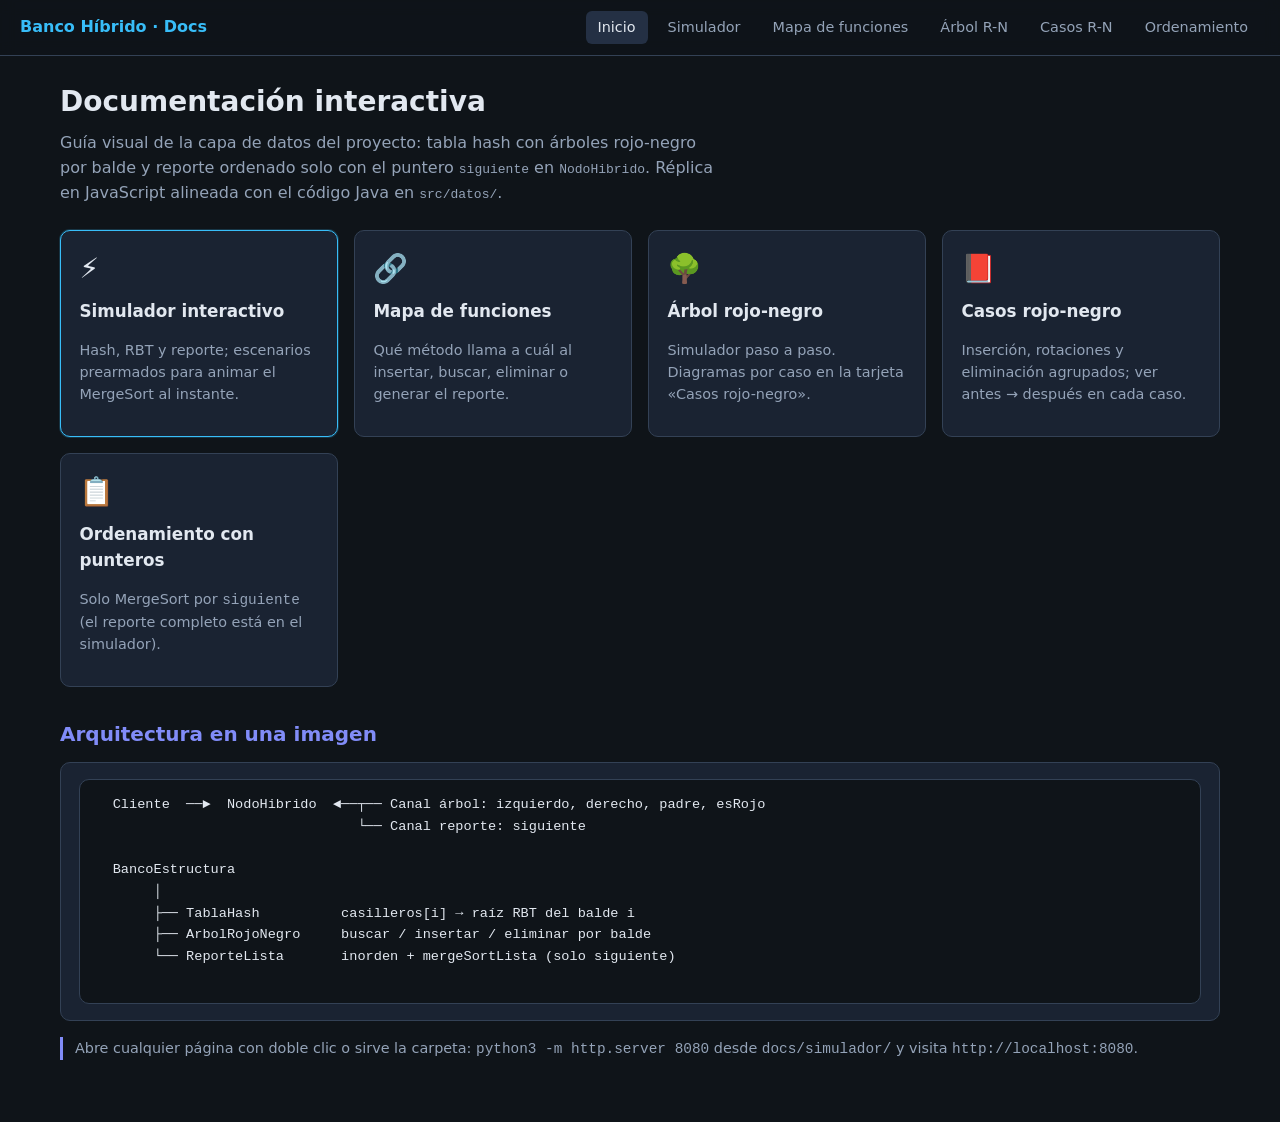
<file: docs/simulador/index.html>
<!DOCTYPE html>
<html lang="es">
<head>
  <meta charset="UTF-8" />
  <meta name="viewport" content="width=device-width, initial-scale=1" />
  <title>Documentación visual — Banco híbrido</title>
  <link rel="stylesheet" href="css/estilos.css" />
</head>
<body>
  <nav class="nav-global">
    <span class="marca">Banco Híbrido · Docs</span>
    <a href="index.html" class="activo">Inicio</a>
    <a href="interactivo.html">Simulador</a>
    <a href="funciones.html">Mapa de funciones</a>
    <a href="arbol-rojo-negro.html">Árbol R-N</a>
    <a href="rbt-casos.html">Casos R-N</a>
    <a href="ordenamiento-punteros.html">Ordenamiento</a>
  </nav>

  <main class="contenedor">
    <h1>Documentación interactiva</h1>
    <p class="subtitulo">
      Guía visual de la capa de datos del proyecto: tabla hash con árboles rojo-negro por balde
      y reporte ordenado solo con el puntero <code>siguiente</code> en <code>NodoHibrido</code>.
      Réplica en JavaScript alineada con el código Java en <code>src/datos/</code>.
    </p>

    <div class="hero-cards">
      <a href="interactivo.html" class="tarjeta destacada" style="text-decoration:none;color:inherit">
        <div class="icono">⚡</div>
        <h3>Simulador interactivo</h3>
        <p style="color:var(--muted);font-size:0.9rem">
          Hash, RBT y reporte; escenarios prearmados para animar el MergeSort al instante.
        </p>
      </a>

      <a href="funciones.html" class="tarjeta" style="text-decoration:none;color:inherit">
        <div class="icono">🔗</div>
        <h3>Mapa de funciones</h3>
        <p style="color:var(--muted);font-size:0.9rem">
          Qué método llama a cuál al insertar, buscar, eliminar o generar el reporte.
        </p>
      </a>

      <a href="arbol-rojo-negro.html" class="tarjeta" style="text-decoration:none;color:inherit">
        <div class="icono">🌳</div>
        <h3>Árbol rojo-negro</h3>
        <p style="color:var(--muted);font-size:0.9rem">
          Simulador paso a paso. Diagramas por caso en la tarjeta «Casos rojo-negro».
        </p>
      </a>

      <a href="rbt-casos.html" class="tarjeta" style="text-decoration:none;color:inherit">
        <div class="icono">📕</div>
        <h3>Casos rojo-negro</h3>
        <p style="color:var(--muted);font-size:0.9rem">
          Inserción, rotaciones y eliminación agrupados; ver antes → después en cada caso.
        </p>
      </a>

      <a href="ordenamiento-punteros.html" class="tarjeta" style="text-decoration:none;color:inherit">
        <div class="icono">📋</div>
        <h3>Ordenamiento con punteros</h3>
        <p style="color:var(--muted);font-size:0.9rem">
          Solo MergeSort por <code>siguiente</code> (el reporte completo está en el simulador).
        </p>
      </a>
    </div>

    <h2>Arquitectura en una imagen</h2>
    <div class="tarjeta">
      <pre style="margin:0;font-size:0.85rem;line-height:1.6">
  Cliente  ──►  NodoHibrido  ◄──┬── Canal árbol: izquierdo, derecho, padre, esRojo
                                └── Canal reporte: siguiente

  BancoEstructura
       │
       ├── TablaHash          casilleros[i] → raíz RBT del balde i
       ├── ArbolRojoNegro     buscar / insertar / eliminar por balde
       └── ReporteLista       inorden + mergeSortLista (solo siguiente)
      </pre>
    </div>

    <p class="nota">
      Abre cualquier página con doble clic o sirve la carpeta:
      <code>python3 -m http.server 8080</code> desde <code>docs/simulador/</code>
      y visita <code>http://localhost:8080</code>.
    </p>
  </main>
</body>
</html>
</file>
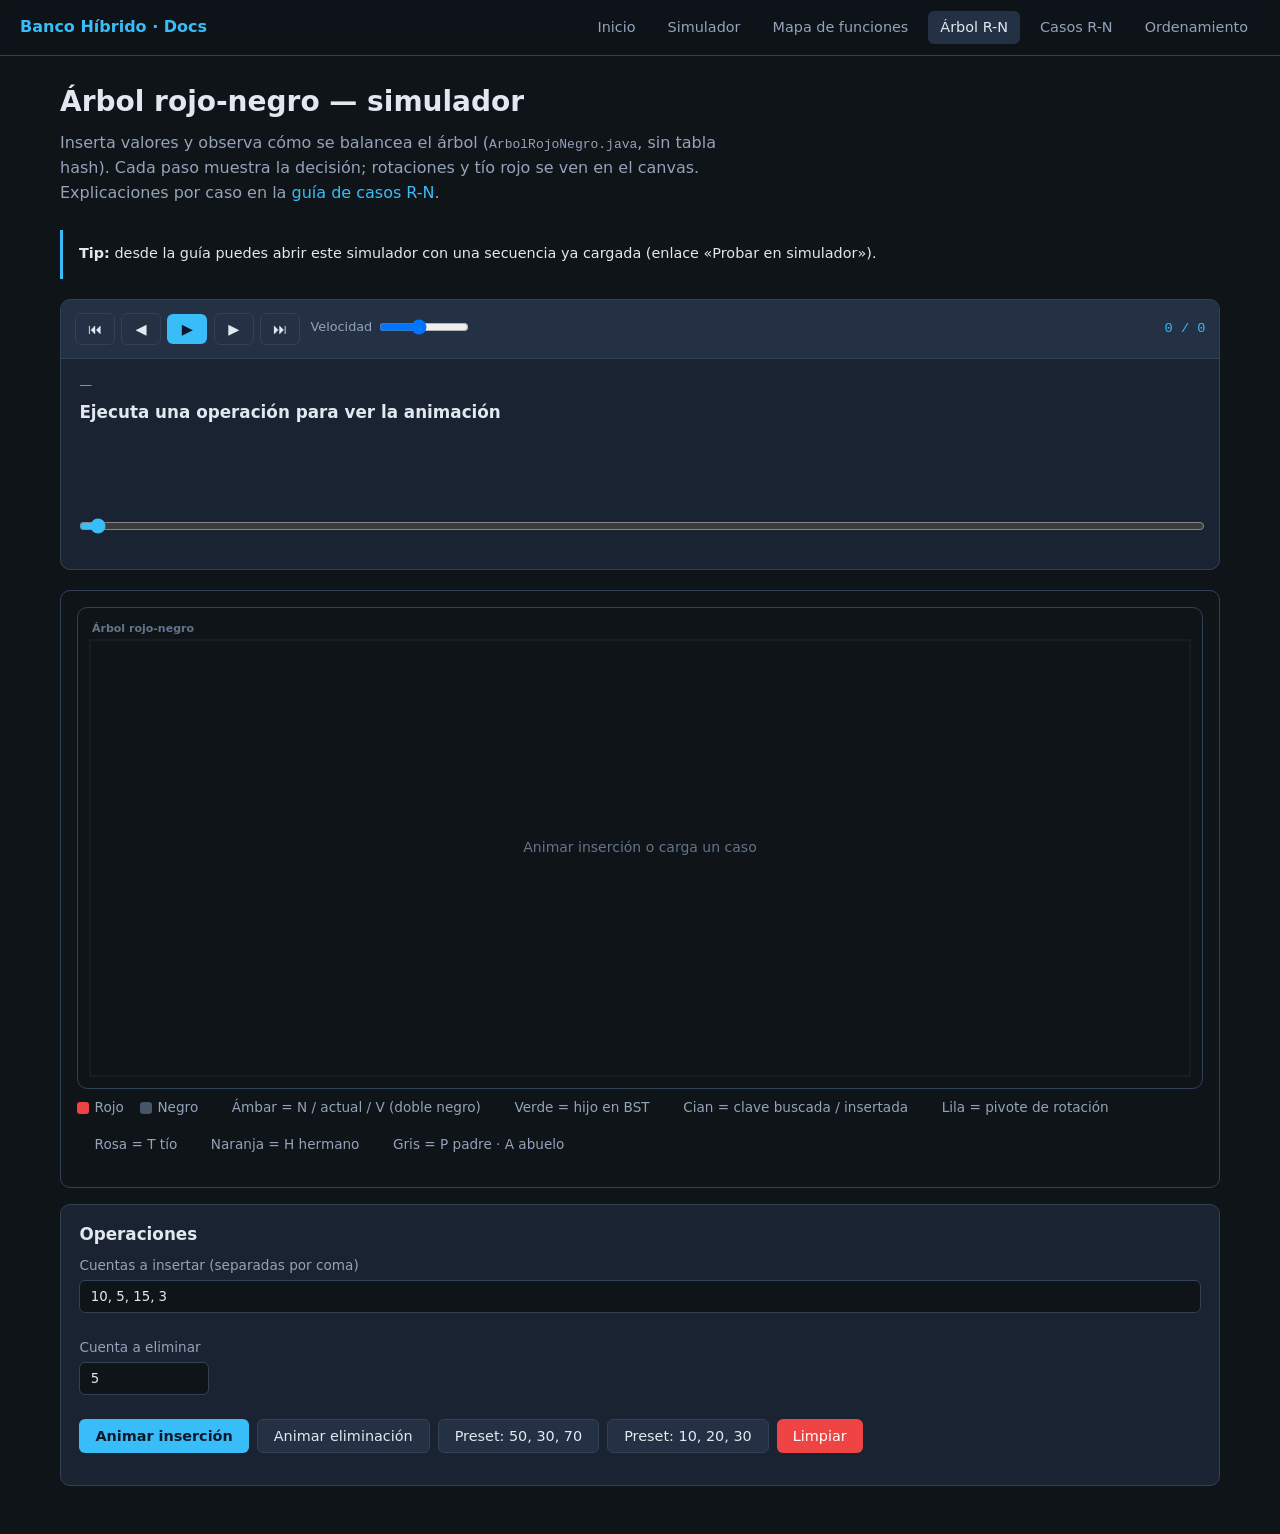
<file: docs/simulador/arbol-rojo-negro.html>
<!DOCTYPE html>
<html lang="es">
<head>
  <meta charset="UTF-8" />
  <meta name="viewport" content="width=device-width, initial-scale=1" />
  <title>Árbol rojo-negro — Simulador</title>
  <link rel="stylesheet" href="css/estilos.css" />
</head>
<body>
  <nav class="nav-global">
    <span class="marca">Banco Híbrido · Docs</span>
    <a href="index.html">Inicio</a>
    <a href="interactivo.html">Simulador</a>
    <a href="funciones.html">Mapa de funciones</a>
    <a href="arbol-rojo-negro.html" class="activo">Árbol R-N</a>
    <a href="rbt-casos.html">Casos R-N</a>
    <a href="ordenamiento-punteros.html">Ordenamiento</a>
  </nav>

  <main class="contenedor">
    <h1>Árbol rojo-negro — simulador</h1>
    <p class="subtitulo">
      Inserta valores y observa cómo se balancea el árbol (<code>ArbolRojoNegro.java</code>, sin tabla hash).
      Cada paso muestra la decisión; rotaciones y tío rojo se ven en el canvas. Explicaciones por caso en la
      <a href="rbt-casos.html">guía de casos R-N</a>.
    </p>

    <p class="nota-enlace">
      <strong>Tip:</strong> desde la guía puedes abrir este simulador con una secuencia ya cargada
      (enlace «Probar en simulador»).
    </p>

    <div id="reproductor"></div>

    <div class="zona-animacion">
      <div class="canvas-contenedor">
        <canvas id="canvasRbt" class="canvas-arbol" data-altura-logica="480"></canvas>
      </div>
      <div class="leyenda">
        <span class="l-rojo">Rojo</span>
        <span class="l-negro">Negro</span>
        <span>Ámbar = N / actual / V (doble negro)</span>
        <span>Verde = hijo en BST</span>
        <span>Cian = clave buscada / insertada</span>
        <span>Lila = pivote de rotación</span>
        <span>Rosa = T tío</span>
        <span>Naranja = H hermano</span>
        <span>Gris = P padre · A abuelo</span>
      </div>
    </div>

    <div class="tarjeta" style="margin-top:1rem">
      <h3 style="margin-top:0">Operaciones</h3>
      <div class="fila-form">
        <div style="grid-column: 1 / -1">
          <label for="secuencia">Cuentas a insertar (separadas por coma)</label>
          <input type="text" id="secuencia" value="10, 5, 15, 3" />
        </div>
        <div>
          <label for="cuentaEliminar">Cuenta a eliminar</label>
          <input type="number" id="cuentaEliminar" value="5" min="1" />
        </div>
      </div>
      <div class="grupo-botones">
        <button type="button" class="btn btn-primario" id="btnAnimar">Animar inserción</button>
        <button type="button" class="btn btn-secundario" id="btnAnimarEliminar">Animar eliminación</button>
        <button type="button" class="btn btn-secundario" id="btnPreset1">Preset: 50, 30, 70</button>
        <button type="button" class="btn btn-secundario" id="btnPreset2">Preset: 10, 20, 30</button>
        <button type="button" class="btn btn-peligro" id="btnLimpiar">Limpiar</button>
      </div>
      <p id="msgRbt" class="nota" style="margin-bottom:0"></p>
    </div>
  </main>

  <script src="https://cdn.jsdelivr.net/npm/gsap@3.12.5/dist/gsap.min.js"></script>
  <script src="js/nucleo.js"></script>
  <script src="js/canvas-hd.js"></script>
  <script src="js/serializacion.js"></script>
  <script src="js/motor-animacion.js"></script>
  <script src="js/arbol-transicion.js"></script>
  <script src="js/sistema-visual-unificado.js"></script>
  <script src="js/vista.js"></script>
  <script src="js/reproductor.js"></script>
  <script>
    const BA = window.BancoAnim;
    const BV = window.BancoVista;
    const BS = window.BancoSerial;
    const canvas = document.getElementById("canvasRbt");
    const inputSecuencia = document.getElementById("secuencia");
    const inputEliminar = document.getElementById("cuentaEliminar");
    const msgEl = document.getElementById("msgRbt");
    const ui = { canvas, modo: "arbol", hashEl: null, listaEl: null };

    BancoVisualUnificado.init(canvas, { modo: "arbol", alturaLogica: 480 });

    let casilleros = [null];
    let resultadoPendiente = null;
    let ultimoPaso = null;

    const reproductor = new ReproductorVisual({
      contenedor: document.getElementById("reproductor"),
      alPaso: (paso, _i, opts) => {
        ultimoPaso = paso;
        return BV.aplicarPaso(paso, ui, opts);
      },
      alTerminar: () => {
        if (!resultadoPendiente) return;
        if (resultadoPendiente.casilleros) {
          casilleros = BS.sincronizarRaices(resultadoPendiente.casilleros);
        }
        resultadoPendiente = null;
      },
    });

    function parseSecuencia(txt) {
      return txt.split(/[,;\s]+/).map((s) => parseInt(s.trim(), 10)).filter((n) => !isNaN(n));
    }

    function hayArbol() {
      return casilleros[0] != null;
    }

    function cargarAnimacion(pasos, resultado) {
      resultadoPendiente = resultado;
      BV.reiniciarCanvasAnimacion(ui);
      const prom = reproductor.cargarPasos(pasos);
      if (pasos.length) prom.then(() => reproductor.reproducir());
    }

    function animarInsertar(txt) {
      const nums = parseSecuencia(txt);
      if (!nums.length) {
        msgEl.textContent = "Escribe al menos una cuenta para insertar.";
        return;
      }
      const r = BA.animarSoloRBT(nums);
      msgEl.textContent = "Reproduce la inserción; al final queda el árbol listo para eliminar.";
      cargarAnimacion(r.pasos, r);
    }

    function animarEliminar(cuenta) {
      if (!hayArbol()) {
        msgEl.textContent = "Primero inserta valores o carga un preset.";
        return;
      }
      const r = BA.animarEliminarRBT(casilleros, cuenta);
      msgEl.textContent = r.ok
        ? `Eliminando ${cuenta} — revisa búsqueda, sucesor y corregirEliminacion.`
        : `La cuenta ${cuenta} no está en el árbol actual.`;
      cargarAnimacion(r.pasos, r);
    }

    document.getElementById("btnAnimar").onclick = () => animarInsertar(inputSecuencia.value);
    document.getElementById("btnAnimarEliminar").onclick = () => {
      const cuenta = parseInt(inputEliminar.value, 10);
      if (isNaN(cuenta)) {
        msgEl.textContent = "Indica una cuenta válida a eliminar.";
        return;
      }
      animarEliminar(cuenta);
    };
    document.getElementById("btnPreset1").onclick = () => {
      inputSecuencia.value = "50, 30, 70";
      animarInsertar("50, 30, 70");
    };
    document.getElementById("btnPreset2").onclick = () => {
      inputSecuencia.value = "10, 20, 30";
      animarInsertar("10, 20, 30");
    };
    document.getElementById("btnLimpiar").onclick = () => {
      ultimoPaso = null;
      casilleros = [null];
      resultadoPendiente = null;
      reproductor.cargarPasos([]);
      BV.reiniciarCanvasAnimacion(ui);
      msgEl.textContent = "";
    };

    const params = new URLSearchParams(location.search);
    const seq = params.get("seq");
    const del = params.get("del");
    if (seq) {
      inputSecuencia.value = seq;
      const nums = parseSecuencia(seq);
      const r = BA.animarSoloRBT(nums);
      if (del) {
        inputEliminar.value = del;
        const cuentaDel = parseInt(del, 10);
        const prevFin = reproductor.alTerminar;
        reproductor.alTerminar = () => {
          if (resultadoPendiente?.casilleros) {
            casilleros = BS.sincronizarRaices(resultadoPendiente.casilleros);
          }
          resultadoPendiente = null;
          reproductor.alTerminar = prevFin;
          animarEliminar(cuentaDel);
        };
      }
      msgEl.textContent = del
        ? `Insertando y luego eliminará ${del}…`
        : "Reproduce la inserción; al final queda el árbol listo para eliminar.";
      cargarAnimacion(r.pasos, r);
    } else if (del) {
      inputEliminar.value = del;
      msgEl.textContent = "Inserta valores primero y luego usa «Animar eliminación».";
      BV.reiniciarCanvasAnimacion(ui);
    } else {
      BV.reiniciarCanvasAnimacion(ui);
    }
  </script>
</body>
</html>
</file>
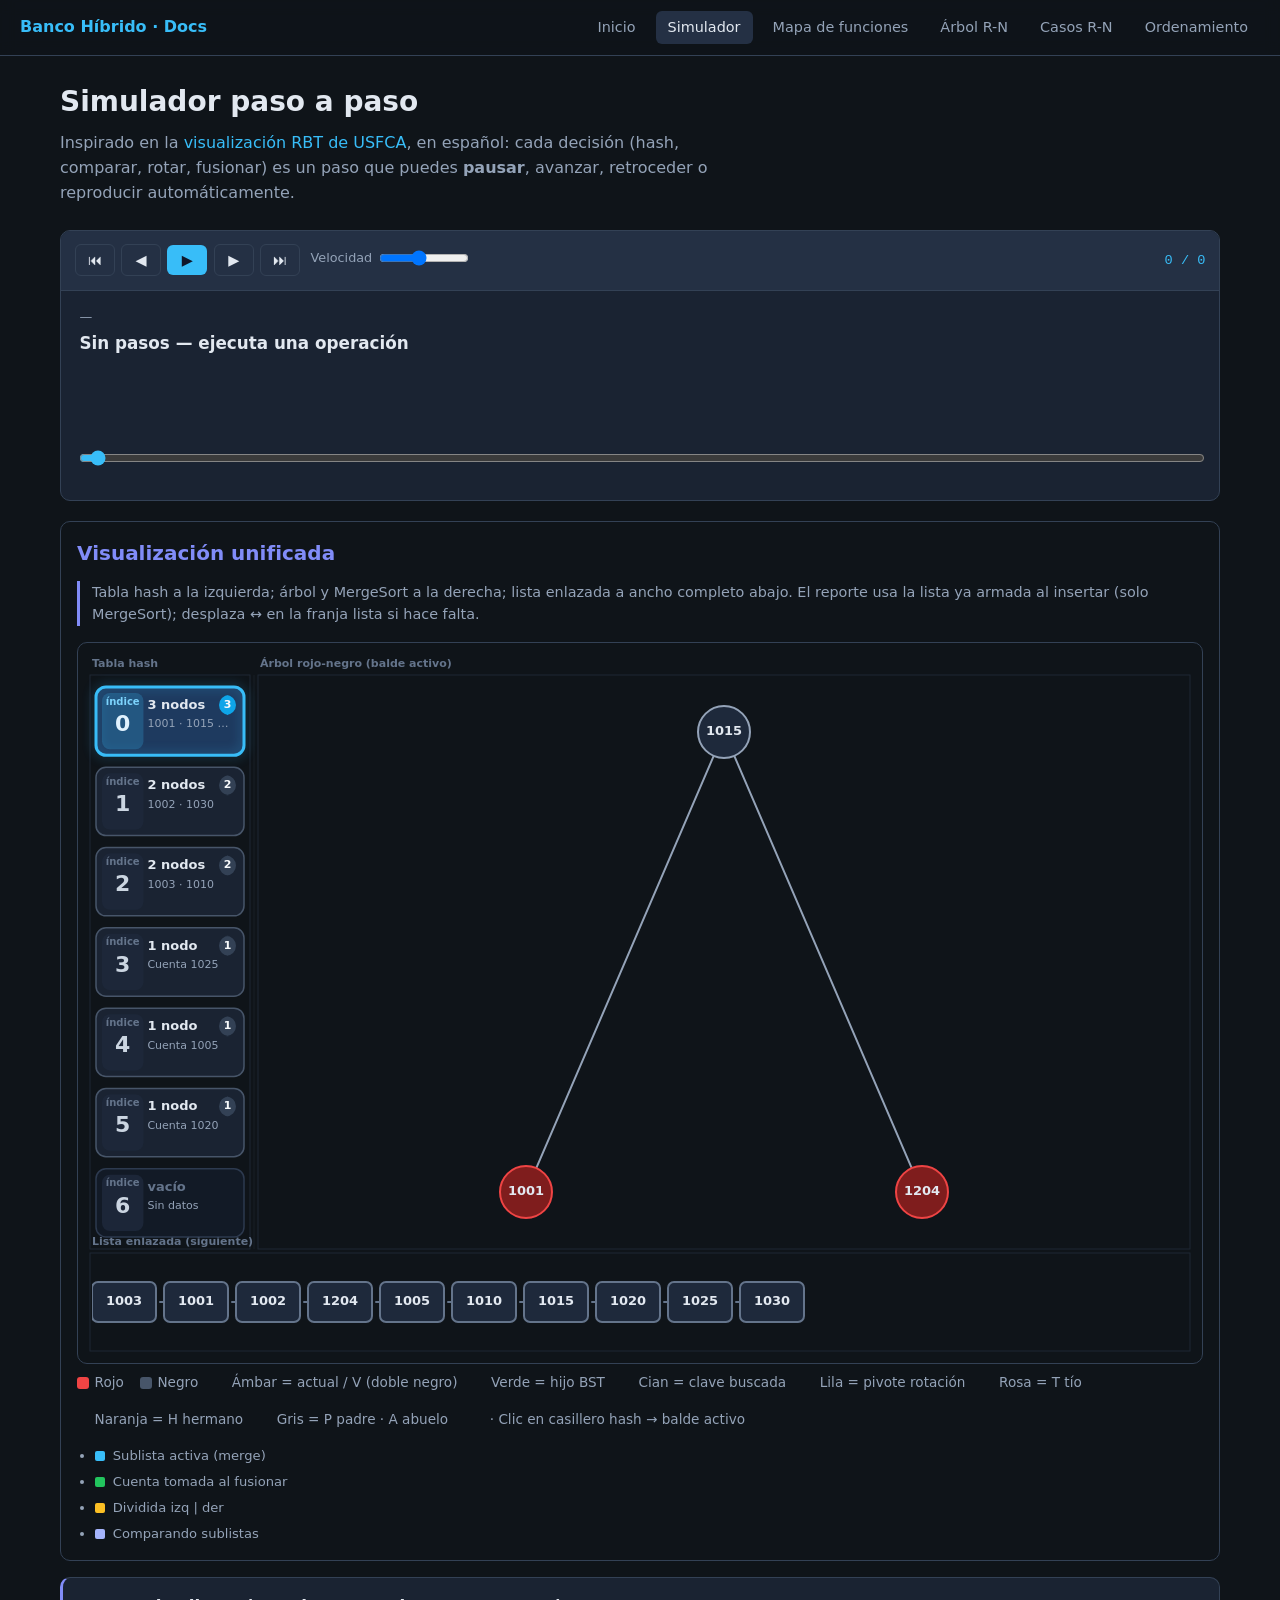
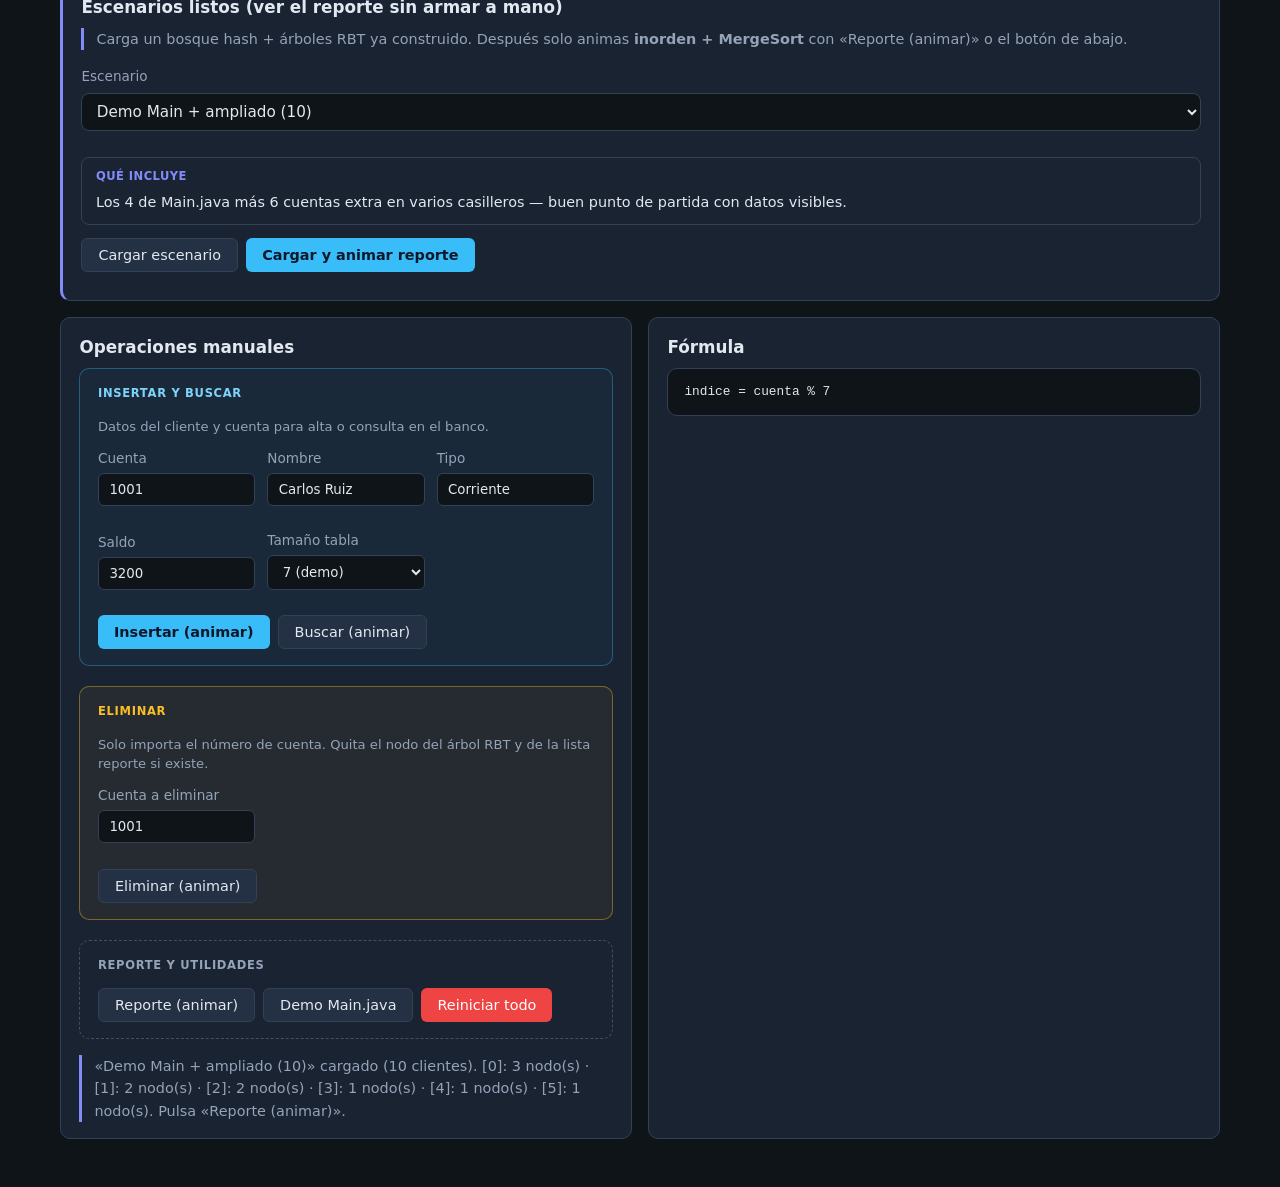
<file: docs/simulador/interactivo.html>
<!DOCTYPE html>
<html lang="es">
<head>
  <meta charset="UTF-8" />
  <meta name="viewport" content="width=device-width, initial-scale=1" />
  <title>Simulador — Banco híbrido</title>
  <link rel="stylesheet" href="css/estilos.css" />
</head>
<body>
  <nav class="nav-global">
    <span class="marca">Banco Híbrido · Docs</span>
    <a href="index.html">Inicio</a>
    <a href="interactivo.html" class="activo">Simulador</a>
    <a href="funciones.html">Mapa de funciones</a>
    <a href="arbol-rojo-negro.html">Árbol R-N</a>
    <a href="rbt-casos.html">Casos R-N</a>
    <a href="ordenamiento-punteros.html">Ordenamiento</a>
  </nav>

  <main class="contenedor">
    <h1>Simulador paso a paso</h1>
    <p class="subtitulo">
      Inspirado en la <a href="https://www.cs.usfca.edu/~galles/visualization/RedBlack.html" target="_blank" rel="noopener">visualización RBT de USFCA</a>,
      en español: cada decisión (hash, comparar, rotar, fusionar) es un paso que puedes
      <strong>pausar</strong>, avanzar, retroceder o reproducir automáticamente.
    </p>

    <div id="reproductor"></div>

    <div class="zona-animacion">
      <h2 style="margin-top:0">Visualización unificada</h2>
      <p class="nota" style="margin-top:0">
        Tabla hash a la izquierda; árbol y MergeSort a la derecha; lista enlazada a ancho completo abajo.
        El reporte usa la lista ya armada al insertar (solo MergeSort); desplaza ↔ en la franja lista si hace falta.
      </p>
      <div id="mergeAyuda" class="merge-ayuda" hidden>
        <span class="merge-ayuda-tipo" id="mergeAyudaTipo">Paso</span>
        <strong id="mergeAyudaTitulo"></strong>
        <p id="mergeAyudaDetalle"></p>
      </div>
      <div class="canvas-contenedor canvas-unificado-wrap">
        <canvas id="canvasUnificado" class="canvas-unificado" data-altura-logica="720"></canvas>
      </div>
      <div class="leyenda">
        <span class="l-rojo">Rojo</span>
        <span class="l-negro">Negro</span>
        <span>Ámbar = actual / V (doble negro)</span>
        <span>Verde = hijo BST</span>
        <span>Cian = clave buscada</span>
        <span>Lila = pivote rotación</span>
        <span>Rosa = T tío</span>
        <span>Naranja = H hermano</span>
        <span>Gris = P padre · A abuelo</span>
        <span style="margin-left:0.5rem">· Clic en casillero hash → balde activo</span>
      </div>
      <ul class="leyenda-merge-lista">
        <li><span class="leyenda-cuadro" style="background:#38bdf8"></span> Sublista activa (merge)</li>
        <li><span class="leyenda-cuadro" style="background:#22c55e"></span> Cuenta tomada al fusionar</li>
        <li><span class="leyenda-cuadro" style="background:#fbbf24"></span> Dividida izq | der</li>
        <li><span class="leyenda-cuadro" style="background:#a5b4fc"></span> Comparando sublistas</li>
      </ul>
    </div>

    <section class="tarjeta panel-escenarios" style="margin-top:1rem">
      <h3 style="margin-top:0">Escenarios listos (ver el reporte sin armar a mano)</h3>
      <p class="nota" style="margin-top:0">
        Carga un bosque hash + árboles RBT ya construido. Después solo animas
        <strong>inorden + MergeSort</strong> con «Reporte (animar)» o el botón de abajo.
      </p>
      <div class="escenario-layout">
        <div class="escenario-campo">
          <label for="selEscenario">Escenario</label>
          <select id="selEscenario" class="select-escenario"></select>
        </div>
        <div class="escenario-resumen">
          <span class="escenario-resumen-label">Qué incluye</span>
          <p id="descEscenario" class="desc-escenario">—</p>
        </div>
      </div>
      <div class="grupo-botones">
        <button type="button" class="btn btn-secundario" id="btnCargarEscenario">Cargar escenario</button>
        <button type="button" class="btn btn-primario" id="btnReporteEscenario">Cargar y animar reporte</button>
      </div>
    </section>

    <div class="grid-2" style="margin-top:1rem">
      <section class="tarjeta">
        <h3 style="margin-top:0">Operaciones manuales</h3>

        <div class="ops-manuales">
          <div class="bloque-op bloque-op--insertar">
            <p class="bloque-op-titulo">Insertar y buscar</p>
            <p class="bloque-op-desc">Datos del cliente y cuenta para alta o consulta en el banco.</p>
            <div class="fila-form">
              <div>
                <label for="cuenta">Cuenta</label>
                <input type="number" id="cuenta" value="1001" min="1" />
              </div>
              <div>
                <label for="nombre">Nombre</label>
                <input type="text" id="nombre" value="Carlos Ruiz" />
              </div>
              <div>
                <label for="tipo">Tipo</label>
                <input type="text" id="tipo" value="Corriente" />
              </div>
              <div>
                <label for="saldo">Saldo</label>
                <input type="number" id="saldo" value="3200" step="0.01" />
              </div>
              <div>
                <label for="tamHash">Tamaño tabla</label>
                <select id="tamHash">
                  <option value="7" selected>7 (demo)</option>
                  <option value="11">11</option>
                  <option value="101">101 (proyecto)</option>
                </select>
              </div>
            </div>
            <div class="grupo-botones">
              <button type="button" class="btn btn-primario" id="btnInsertar">Insertar (animar)</button>
              <button type="button" class="btn btn-secundario" id="btnBuscar">Buscar (animar)</button>
            </div>
          </div>

          <div class="bloque-op bloque-op--eliminar">
            <p class="bloque-op-titulo">Eliminar</p>
            <p class="bloque-op-desc">Solo importa el número de cuenta. Quita el nodo del árbol RBT y de la lista reporte si existe.</p>
            <div class="fila-form">
              <div>
                <label for="cuentaEliminar">Cuenta a eliminar</label>
                <input type="number" id="cuentaEliminar" value="1001" min="1" />
              </div>
            </div>
            <div class="grupo-botones">
              <button type="button" class="btn btn-secundario" id="btnEliminar">Eliminar (animar)</button>
            </div>
          </div>

          <div class="bloque-op bloque-op--otros">
            <p class="bloque-op-titulo">Reporte y utilidades</p>
            <div class="grupo-botones">
              <button type="button" class="btn btn-secundario" id="btnReporte">Reporte (animar)</button>
              <button type="button" class="btn btn-secundario" id="btnDemo">Demo Main.java</button>
              <button type="button" class="btn btn-peligro" id="btnReset">Reiniciar todo</button>
            </div>
          </div>
        </div>

        <p id="msg" class="nota" style="margin-top:1rem;margin-bottom:0"></p>
      </section>
      <section class="tarjeta">
        <h3 style="margin-top:0">Fórmula</h3>
        <pre id="formula" class="codigo" style="margin:0">indice = cuenta % tamaño</pre>
      </section>
    </div>
  </main>

  <script src="https://cdn.jsdelivr.net/npm/gsap@3.12.5/dist/gsap.min.js"></script>
  <script src="js/nucleo.js"></script>
  <script src="js/canvas-hd.js"></script>
  <script src="js/serializacion.js"></script>
  <script src="js/merge-sort-viz.js"></script>
  <script src="js/escenarios.js"></script>
  <script src="js/motor-animacion.js"></script>
  <script src="js/arbol-transicion.js"></script>
  <script src="js/sistema-visual-unificado.js"></script>
  <script src="js/vista.js"></script>
  <script src="js/reproductor.js"></script>
  <script>
    const BD = window.BancoDoc;
    const BS = window.BancoSerial;
    const BA = window.BancoAnim;
    const BV = window.BancoVista;
    const BancoMergeViz = window.BancoMergeViz;
    const BE = window.BancoEscenarios;

    let casilleros = [];
    let tamano = 7;
    let baldeActivo = 0;
    let resultadoPendiente = null;
    let reporte = { cabeza: null, cola: null };
    let listaIds = [];
    let reporteOrdenado = false;

    const el = (id) => document.getElementById(id);
    const canvasUnificado = el("canvasUnificado");
    const ui = {
      canvas: canvasUnificado,
      modo: "completo",
      formulaEl: el("formula"),
      tamano: 7,
    };

    let ultimoPasoVista = null;

    BancoVisualUnificado.init(canvasUnificado, {
      modo: "completo",
      tamano: tamano,
      alturaLogica: 720,
      onBaldeClick: (idx) => {
        baldeActivo = idx;
        redibujarVistaEstatica(true);
      },
    });

    function enlazarListaReporte() {
      if (!listaIds.length) {
        reporte = { cabeza: null, cola: null };
        return;
      }
      reporte.cabeza = BS.listaDesdeIds(casilleros, listaIds);
      let c = reporte.cabeza;
      while (c && c.siguiente) c = c.siguiente;
      reporte.cola = c;
    }

    function idsListaVista() {
      return listaIds.length ? listaIds : BS.serializarLista(reporte.cabeza);
    }

    function pasoVistaEstatica() {
      const snap = BS.serializarCasilleros(casilleros);
      const ids = idsListaVista();
      return {
        casilleros: snap,
        balde: baldeActivo,
        hashIdx: baldeActivo,
        tipo: "vista",
        listaIds: ids,
        reporteOrdenado,
      };
    }

    function redibujarVistaEstatica(instant) {
      enlazarListaReporte();
      const ids = idsListaVista();
      const snap = BS.serializarCasilleros(casilleros);

      if (reproductor._playing && ultimoPasoVista?.casilleros) {
        const paso = Object.assign({}, ultimoPasoVista, {
          casilleros: ultimoPasoVista.casilleros,
          balde: baldeActivo,
          hashIdx: baldeActivo,
          listaIds: ids,
          reporteOrdenado:
            ultimoPasoVista.reporteOrdenado != null ? ultimoPasoVista.reporteOrdenado : reporteOrdenado,
        });
        BV.aplicarPaso(paso, ui, { instantaneo: !!instant });
        return;
      }

      BV.aplicarPaso(
        Object.assign({}, pasoVistaEstatica(), { casilleros: snap, listaIds: ids }),
        ui,
        { instantaneo: !!instant }
      );
    }

    function aplicarResultadoFinal() {
      if (!resultadoPendiente) return;
      if (resultadoPendiente.casilleros) {
        casilleros = BS.sincronizarRaices(resultadoPendiente.casilleros);
      }
      if (resultadoPendiente.listaIds) listaIds = resultadoPendiente.listaIds;
      if (resultadoPendiente.reporteOrdenado != null) reporteOrdenado = !!resultadoPendiente.reporteOrdenado;
      if (resultadoPendiente.reporte) reporte = resultadoPendiente.reporte;
      if (resultadoPendiente.reporteOrdenado != null) {
        reporteOrdenado = resultadoPendiente.reporteOrdenado;
      }
      refrescarEstatico();
    }

    const reproductor = new ReproductorVisual({
      contenedor: el("reproductor"),
      alPaso: (paso, _i, opts) => {
        ultimoPasoVista = paso;
        ui.tamano = tamano;
        if (paso.balde != null) baldeActivo = paso.balde;
        if (paso.hashIdx >= 0) baldeActivo = paso.hashIdx;
        if (paso.listaIds && paso.listaIds.length) listaIds = paso.listaIds;
        if (paso.reporteOrdenado != null) reporteOrdenado = paso.reporteOrdenado;
        actualizarAyudaReporte(paso);
        let op = opts || {};
        if (
          paso &&
          (paso.tipo === "merge" || paso.tipo === "encadenar" || paso.mergeArbol)
        ) {
          op = Object.assign({}, op, { instantaneo: true });
        }
        const ids =
          paso.listaIds && paso.listaIds.length ? paso.listaIds : idsListaVista();
        const pasoDraw = Object.assign({}, paso, {
          listaIds: ids,
          reporteOrdenado: paso.reporteOrdenado != null ? paso.reporteOrdenado : reporteOrdenado,
        });
        return BV.aplicarPaso(pasoDraw, ui, op);
      },
      alTerminar: aplicarResultadoFinal,
    });

    function initTabla(t) {
      reproductor.pausar();
      tamano = t;
      ui.tamano = t;
      casilleros = new Array(t).fill(null);
      baldeActivo = 0;
      resultadoPendiente = null;
      reporte = { cabeza: null, cola: null };
      listaIds = [];
      reporteOrdenado = false;
      ultimoPasoVista = null;
      reproductor.cargarPasos([]);
      BV.reiniciarCanvasAnimacion(ui);
      refrescarEstatico();
      el("msg").textContent = "";
    }

    function refrescarEstatico() {
      ui.tamano = tamano;
      enlazarListaReporte();
      redibujarVistaEstatica(true);
      el("formula").textContent = "indice = cuenta % " + tamano;
    }

    function cargarAnimacion(pasos, resultado) {
      resultadoPendiente = resultado;
      BV.reiniciarCanvasAnimacion(ui);
      const prom = reproductor.cargarPasos(pasos);
      if (pasos.length) {
        prom.then(() => reproductor.reproducir());
      }
    }

    function clienteForm() {
      return {
        cuenta: parseInt(el("cuenta").value, 10),
        nombre: el("nombre").value,
        tipo: el("tipo").value,
        saldo: parseFloat(el("saldo").value),
      };
    }

    el("btnInsertar").addEventListener("click", () => {
      const c = clienteForm();
      const r = BA.animarInsertar(casilleros, tamano, c, { listaIds, cabeza: reporte.cabeza, cola: reporte.cola });
      if (r.ok) el("msg").textContent = "Reproduce los pasos; al final se aplica la inserción.";
      else el("msg").textContent = "Cuenta duplicada (ver paso final).";
      cargarAnimacion(r.pasos, r);
    });

    el("btnBuscar").addEventListener("click", () => {
      const cuenta = parseInt(el("cuenta").value, 10);
      const r = BA.animarBuscar(casilleros, tamano, cuenta);
      el("msg").textContent = r.encontrado ? "Encontrado — revisa el recorrido." : "No encontrado.";
      cargarAnimacion(r.pasos, { ok: false });
    });

    el("btnEliminar").addEventListener("click", () => {
      const cuenta = parseInt(el("cuentaEliminar").value, 10);
      if (isNaN(cuenta)) {
        el("msg").textContent = "Indica una cuenta válida en «Cuenta a eliminar».";
        return;
      }
      if (!hayClientes()) {
        el("msg").textContent = "No hay clientes que eliminar.";
        return;
      }
      const r = BA.animarEliminar(casilleros, tamano, cuenta, { listaIds, reporteOrdenado });
      if (r.ok) {
        el("msg").textContent =
          "Reproduce los pasos; al final se aplica la eliminación (hash + árbol + lista si existe).";
      } else {
        el("msg").textContent = "Cuenta no encontrada (ver paso final).";
      }
      cargarAnimacion(r.pasos, r);
    });

    function hayClientes() {
      return casilleros.some((r) => r != null);
    }

    function actualizarAyudaReporte(paso) {
      const panel = el("mergeAyuda");
      if (!panel) return;
      const esReporte =
        paso &&
        (paso.tipo === "merge" || paso.tipo === "encadenar" || paso.mergeArbol || paso.listaIds);
      if (!esReporte) {
        panel.hidden = true;
        return;
      }
      panel.hidden = false;
        const tipo =
        paso.tipo === "encadenar"
          ? "Inorden (solo sin lista previa)"
          : paso.tipo === "merge"
            ? "MergeSort"
            : "Reporte";
      el("mergeAyudaTipo").textContent = tipo;
      el("mergeAyudaTitulo").textContent = paso.titulo || paso.decision || "";
      el("mergeAyudaDetalle").textContent = paso.detalle || paso.decision || "";
    }

    function animarReporteActual() {
      if (!hayClientes()) {
        el("msg").textContent = "Primero carga un escenario o inserta clientes.";
        return;
      }
      const r = BA.animarReporte(casilleros, tamano, {
        listaIds,
        reporteOrdenado,
      });
      el("msg").textContent = listaIds.length
        ? reporteOrdenado
          ? "Reporte ya ordenado (O(1)) — sin recorrer baldes."
          : "Reporte: MergeSort sobre la lista armada al insertar (sin inorden)."
        : "Reporte: inorden por balde + MergeSort (bosque sin lista previa).";
      cargarAnimacion(r.pasos, {
        ok: true,
        casilleros: r.casilleros,
        listaIds: r.listaIds,
        reporte: r.reporte,
        reporteOrdenado: r.reporteOrdenado,
      });
    }

    el("btnReporte").addEventListener("click", animarReporteActual);

    function escenarioSeleccionado() {
      return BE.obtener(el("selEscenario").value);
    }

    function actualizarDescEscenario() {
      const esc = escenarioSeleccionado();
      el("descEscenario").textContent = esc.descripcion;
    }

    function poblarSelectEscenarios() {
      const sel = el("selEscenario");
      sel.innerHTML = BE.lista()
        .map((e) => `<option value="${e.id}">${e.nombre}</option>`)
        .join("");
      actualizarDescEscenario();
    }

    function cargarEscenario(sinMensaje) {
      const esc = escenarioSeleccionado();
      reproductor.pausar();
      reproductor.cargarPasos([]);
      ultimoPasoVista = null;
      resultadoPendiente = null;

      if (el("tamHash").value !== String(esc.tamano)) {
        el("tamHash").value = String(esc.tamano);
      }
      tamano = esc.tamano;
      ui.tamano = tamano;

      const built = BE.construirCasilleros(esc);
      casilleros = built.casilleros;
      listaIds = built.listaIds || [];
      reporte = built.reporte || { cabeza: null, cola: null };
      reporteOrdenado = !!built.reporteOrdenado;
      ultimoPasoVista = null;
      baldeActivo = 0;
      for (let i = 0; i < casilleros.length; i++) {
        if (casilleros[i]) {
          baldeActivo = i;
          break;
        }
      }

      BV.reiniciarCanvasAnimacion(ui);
      refrescarEstatico();
      requestAnimationFrame(() => redibujarVistaEstatica(true));

      if (!sinMensaje) {
        el("msg").textContent =
          `«${esc.nombre}» cargado (${built.total} clientes). ${BE.resumenBaldes(casilleros)}. Pulsa «Reporte (animar)».`;
      }
      return esc;
    }

    el("btnCargarEscenario").addEventListener("click", () => cargarEscenario(false));

    el("btnReporteEscenario").addEventListener("click", () => {
      cargarEscenario(true);
      animarReporteActual();
    });

    el("selEscenario").addEventListener("change", actualizarDescEscenario);

    el("btnDemo").addEventListener("click", async () => {
      initTabla(parseInt(el("tamHash").value, 10));
      const datos = BE.obtener("demo").clientes;
      for (const [cuenta, nombre, tipo, saldo] of datos) {
        el("cuenta").value = cuenta;
        const r = BA.animarInsertar(casilleros, tamano, { cuenta, nombre, tipo, saldo });
        resultadoPendiente = r;
        await new Promise((resolve) => {
          const prevFin = reproductor.alTerminar;
          reproductor.alTerminar = () => {
            aplicarResultadoFinal();
            reproductor.alTerminar = prevFin || aplicarResultadoFinal;
            resolve();
          };
          reproductor.cargarPasos(r.pasos).then(() => reproductor.reproducir());
        });
      }
      el("msg").textContent = "Demo completa. Prueba «Reporte (animar)».";
      refrescarEstatico();
    });

    el("btnReset").addEventListener("click", () => initTabla(parseInt(el("tamHash").value, 10)));
    el("tamHash").addEventListener("change", () => {
      if (!hayClientes()) initTabla(parseInt(el("tamHash").value, 10));
    });

    poblarSelectEscenarios();
    el("selEscenario").value = "demo";
    cargarEscenario(false);
  </script>
</body>
</html>
</file>
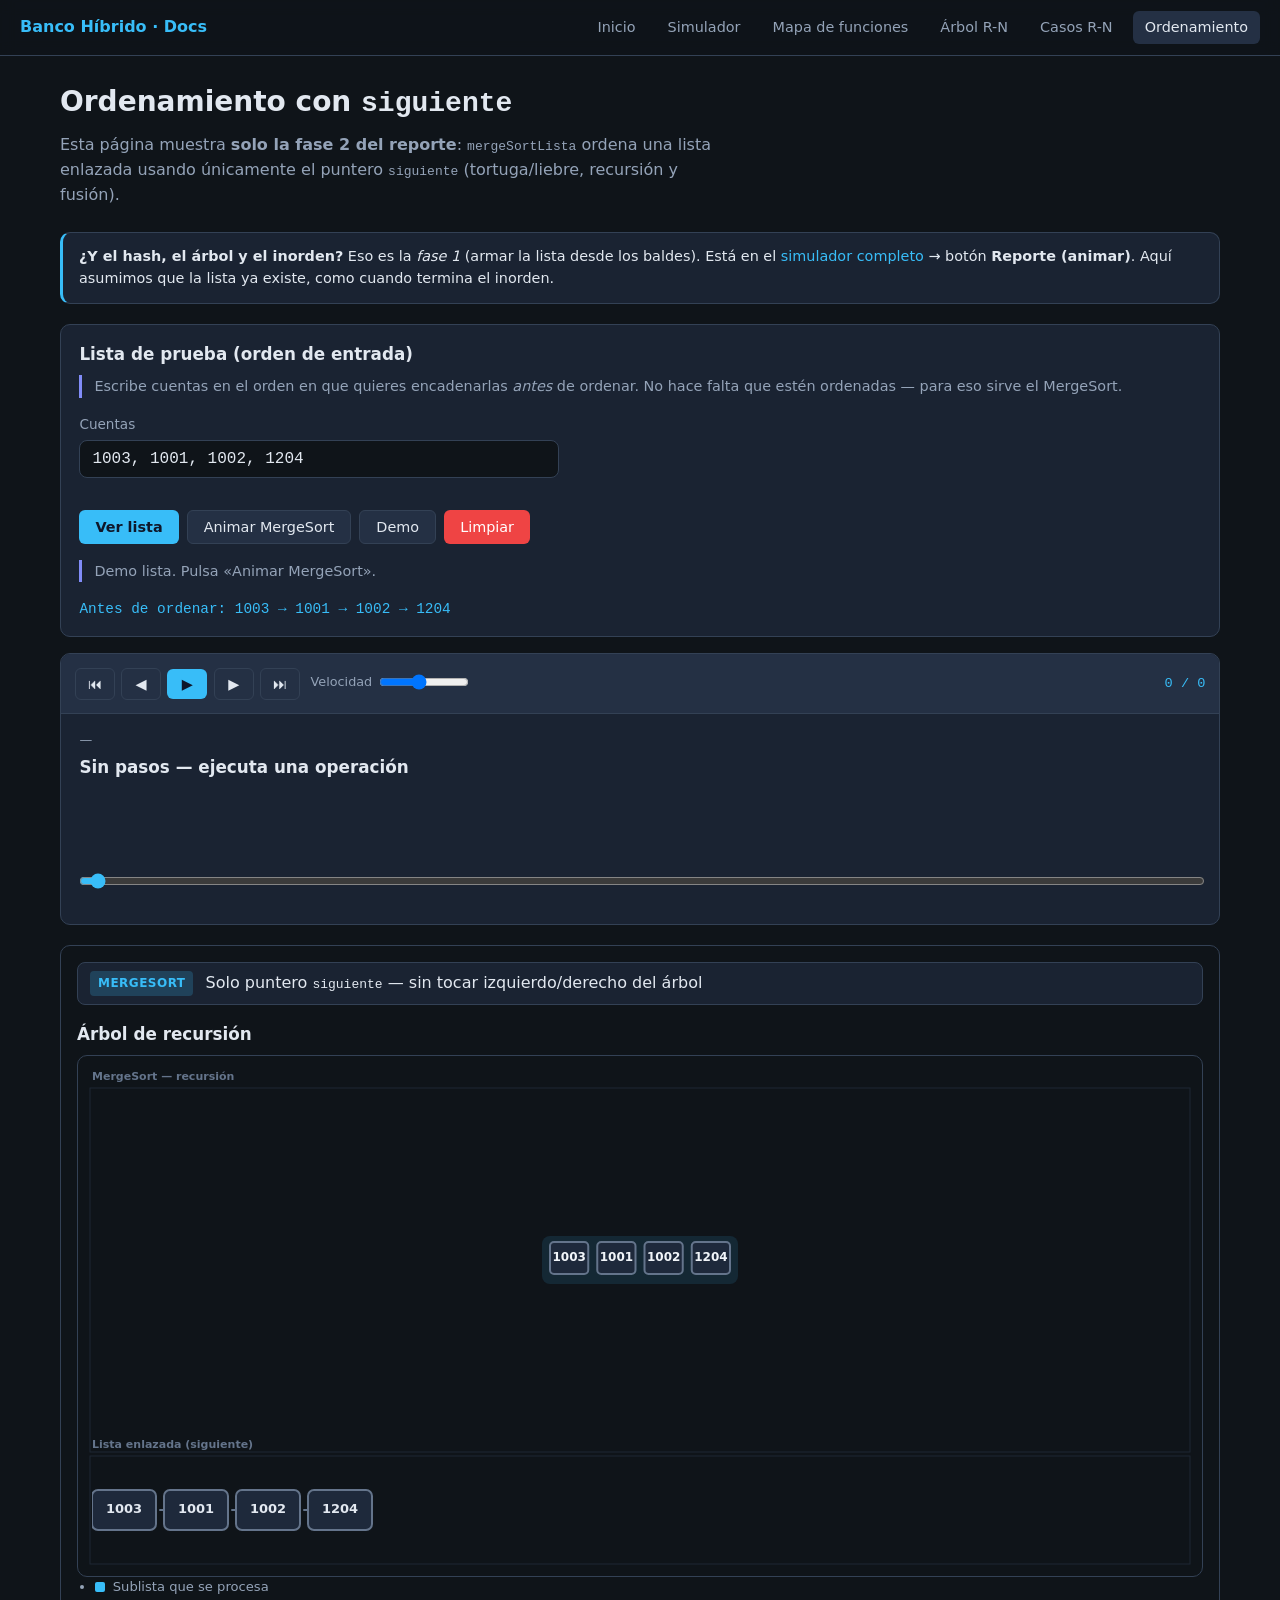
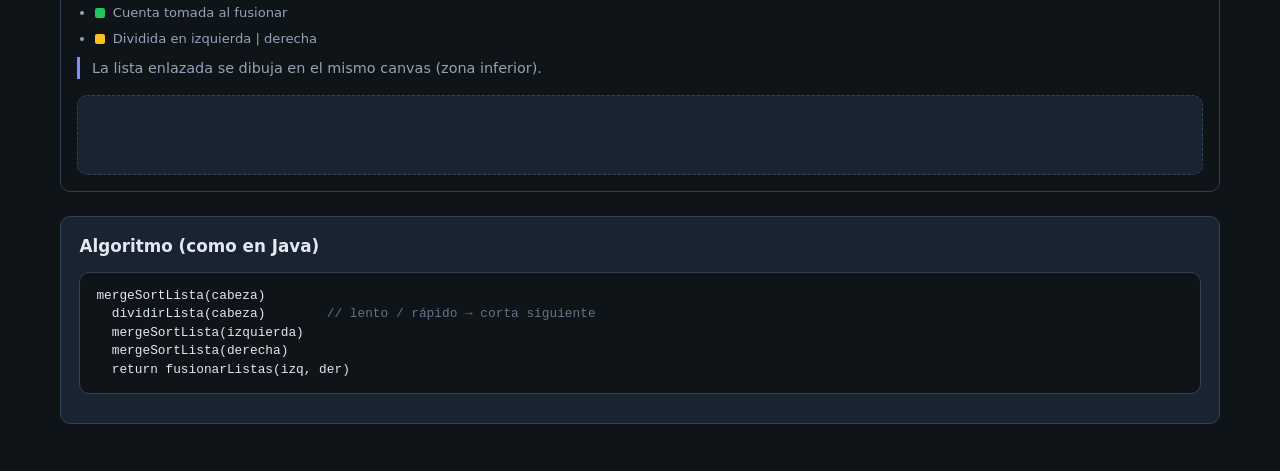
<file: docs/simulador/ordenamiento-punteros.html>
<!DOCTYPE html>
<html lang="es">
<head>
  <meta charset="UTF-8" />
  <meta name="viewport" content="width=device-width, initial-scale=1" />
  <title>Ordenamiento con punteros — Banco híbrido</title>
  <link rel="stylesheet" href="css/estilos.css" />
</head>
<body>
  <nav class="nav-global">
    <span class="marca">Banco Híbrido · Docs</span>
    <a href="index.html">Inicio</a>
    <a href="interactivo.html">Simulador</a>
    <a href="funciones.html">Mapa de funciones</a>
    <a href="arbol-rojo-negro.html">Árbol R-N</a>
    <a href="rbt-casos.html">Casos R-N</a>
    <a href="ordenamiento-punteros.html" class="activo">Ordenamiento</a>
  </nav>

  <main class="contenedor">
    <h1>Ordenamiento con <code>siguiente</code></h1>
    <p class="subtitulo">
      Esta página muestra <strong>solo la fase 2 del reporte</strong>:
      <code>mergeSortLista</code> ordena una lista enlazada usando únicamente el puntero
      <code>siguiente</code> (tortuga/liebre, recursión y fusión).
    </p>

    <div class="tarjeta nota-enlace">
      <strong>¿Y el hash, el árbol y el inorden?</strong>
      Eso es la <em>fase 1</em> (armar la lista desde los baldes). Está en el
      <a href="interactivo.html">simulador completo</a> → botón <strong>Reporte (animar)</strong>.
      Aquí asumimos que la lista ya existe, como cuando termina el inorden.
    </div>

    <div class="tarjeta panel-orden">
      <h3 style="margin-top:0">Lista de prueba (orden de entrada)</h3>
      <p class="nota" style="margin-top:0">
        Escribe cuentas en el orden en que quieres encadenarlas <em>antes</em> de ordenar.
        No hace falta que estén ordenadas — para eso sirve el MergeSort.
      </p>
      <label for="oCuentas" class="label-campo">Cuentas</label>
      <input
        type="text"
        id="oCuentas"
        class="input-orden"
        value="1003, 1001, 1002, 1204"
        spellcheck="false"
        autocomplete="off"
      />

      <div class="grupo-botones" style="margin-top:1rem">
        <button type="button" class="btn btn-primario" id="oPrevisualizar">Ver lista</button>
        <button type="button" class="btn btn-secundario" id="oAnimar">Animar MergeSort</button>
        <button type="button" class="btn btn-secundario" id="oDemo">Demo</button>
        <button type="button" class="btn btn-peligro" id="oReset">Limpiar</button>
      </div>
      <p id="oMsg" class="nota o-msg"></p>
      <p id="oPreview" class="o-preview"></p>
    </div>

    <div id="reproductor"></div>

    <div class="zona-animacion zona-orden">
      <div class="fase-indicador">
        <span class="fase-chip">MergeSort</span>
        <span>Solo puntero <code>siguiente</code> — sin tocar izquierdo/derecho del árbol</span>
      </div>

      <h3 style="margin-top:0">Árbol de recursión</h3>
      <div class="canvas-contenedor canvas-merge-wrap">
        <canvas id="canvasMerge" class="canvas-arbol canvas-merge" data-altura-logica="520"></canvas>
      </div>
      <ul class="leyenda-merge-lista">
        <li><span class="leyenda-cuadro" style="background:#38bdf8"></span> Sublista que se procesa</li>
        <li><span class="leyenda-cuadro" style="background:#22c55e"></span> Cuenta tomada al fusionar</li>
        <li><span class="leyenda-cuadro" style="background:#fbbf24"></span> Dividida en izquierda | derecha</li>
      </ul>

      <p class="nota" style="margin-top:0.5rem">La lista enlazada se dibuja en el mismo canvas (zona inferior).</p>
      <div id="listaOrd" class="lista-enlazada lista-reporte-scroll" hidden aria-hidden="true"></div>
    </div>

    <div class="tarjeta" style="margin-top:1.5rem">
      <h3 style="margin-top:0">Algoritmo (como en Java)</h3>
      <pre class="codigo">mergeSortLista(cabeza)
  dividirLista(cabeza)        <span class="cmt">// lento / rápido → corta siguiente</span>
  mergeSortLista(izquierda)
  mergeSortLista(derecha)
  return fusionarListas(izq, der)</pre>
    </div>
  </main>

  <script src="https://cdn.jsdelivr.net/npm/gsap@3.12.5/dist/gsap.min.js"></script>
  <script src="js/nucleo.js"></script>
  <script src="js/canvas-hd.js"></script>
  <script src="js/serializacion.js"></script>
  <script src="js/merge-sort-viz.js"></script>
  <script src="js/motor-animacion.js"></script>
  <script src="js/arbol-transicion.js"></script>
  <script src="js/sistema-visual-unificado.js"></script>
  <script src="js/vista.js"></script>
  <script src="js/reproductor.js"></script>
  <script>
    const BA = window.BancoAnim;
    const BV = window.BancoVista;

    let listaIds = [];
    const canvasMerge = document.getElementById("canvasMerge");
    const ui = { canvas: canvasMerge, modo: "merge-lista" };
    const elMsg = document.getElementById("oMsg");
    const elPreview = document.getElementById("oPreview");

    BancoVisualUnificado.init(canvasMerge, { modo: "merge-lista", alturaLogica: 520 });

    function parseCuentas(texto) {
      return texto
        .split(/[,;\s]+/)
        .map((s) => parseInt(s.trim(), 10))
        .filter((n) => !isNaN(n) && n > 0);
    }

    function pasoPreview(ids) {
      if (!ids.length) return null;
      return {
        mergeArbol: {
          id: 0,
          valores: ids.slice(),
          estado: "raiz",
          activo: true,
          resaltar: [],
          izq: null,
          der: null,
        },
        listaIds: ids.slice(),
        tipo: "inicio",
      };
    }

    function pintarLista(ids, titulo, instant) {
      listaIds = ids;
      elPreview.textContent = ids.length
        ? (titulo || "Lista") + ": " + ids.join(" → ")
        : "";
      const paso = pasoPreview(ids);
      if (!paso) {
        BV.reiniciarCanvasAnimacion(ui);
        return;
      }
      return BV.aplicarPaso(paso, ui, { instantaneo: instant !== false });
    }

    let ultimoPaso = null;

    const reproductor = new ReproductorVisual({
      contenedor: document.getElementById("reproductor"),
      alPaso: (paso, _i, opts) => {
        ultimoPaso = paso;
        return BV.aplicarPaso(paso, ui, opts);
      },
    });

    function cuentasValidas() {
      const cuentas = parseCuentas(document.getElementById("oCuentas").value);
      if (!cuentas.length) {
        elMsg.textContent = "Escribe al menos una cuenta (números positivos).";
        elMsg.className = "nota o-msg error";
        return null;
      }
      elMsg.className = "nota o-msg ok";
      return cuentas;
    }

    document.getElementById("oPrevisualizar").onclick = () => {
      reproductor.cargarPasos([]);
      ultimoPaso = null;
      const cuentas = cuentasValidas();
      if (!cuentas) return;
      pintarLista(cuentas, "Antes de ordenar");
      elMsg.textContent = "Lista en el orden que escribiste. Pulsa «Animar MergeSort».";
    };

    document.getElementById("oAnimar").onclick = () => {
      const cuentas = cuentasValidas();
      if (!cuentas) return;
      pintarLista(cuentas, "Antes de ordenar");
      const r = BA.animarSoloMergeSort(cuentas);
      BV.reiniciarCanvasAnimacion(ui);
      reproductor.cargarPasos(r.pasos).then(() => reproductor.reproducir());
      elMsg.textContent = "Recorre con ◀ ▶ cada división y fusión. Al final la lista queda ordenada.";
    };

    document.getElementById("oDemo").onclick = () => {
      document.getElementById("oCuentas").value = "1003, 1001, 1002, 1204";
      reproductor.cargarPasos([]);
      ultimoPaso = null;
      pintarLista(parseCuentas(document.getElementById("oCuentas").value), "Antes de ordenar");
      elMsg.textContent = "Demo lista. Pulsa «Animar MergeSort».";
      elMsg.className = "nota o-msg";
    };

    document.getElementById("oReset").onclick = () => {
      listaIds = [];
      ultimoPaso = null;
      reproductor.cargarPasos([]);
      BV.reiniciarCanvasAnimacion(ui);
      elMsg.textContent = "";
      elPreview.textContent = "";
      document.getElementById("oCuentas").value = "";
    };

    document.getElementById("oDemo").click();
  </script>
</body>
</html>
</file>
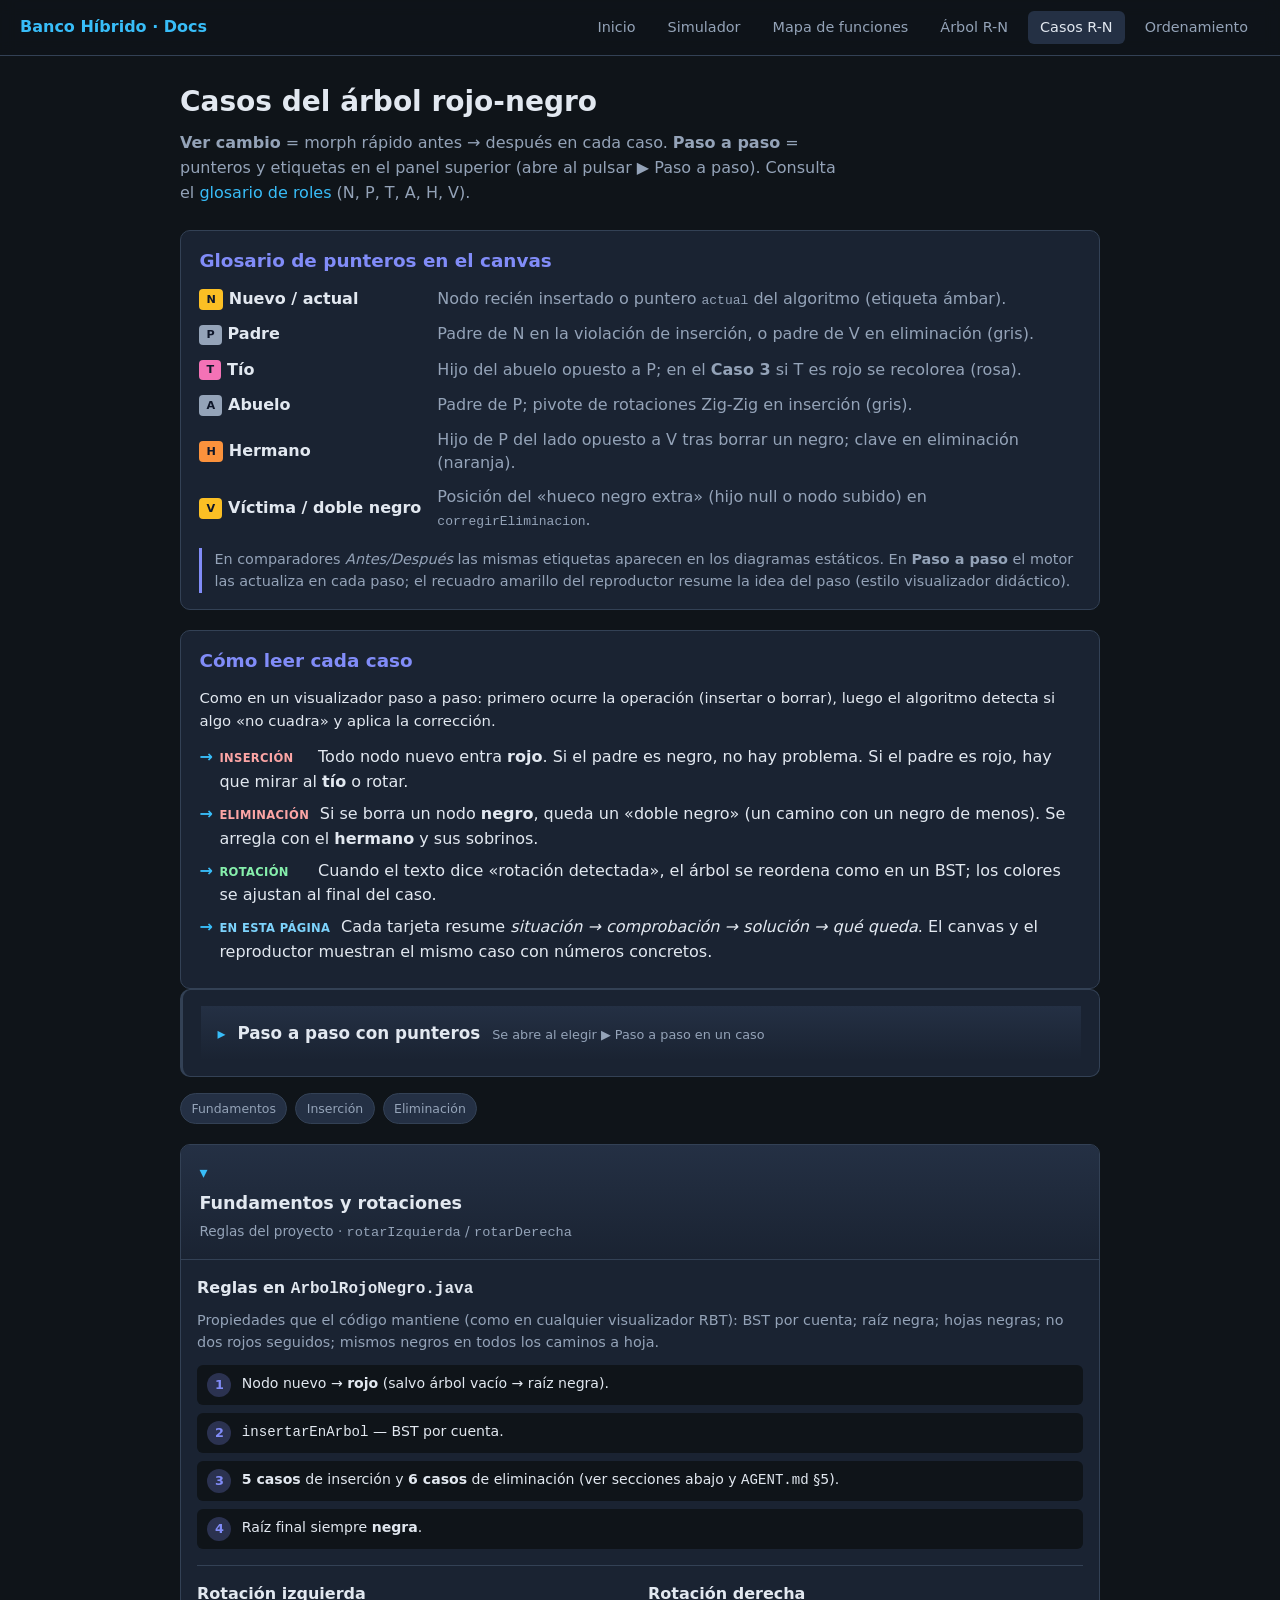
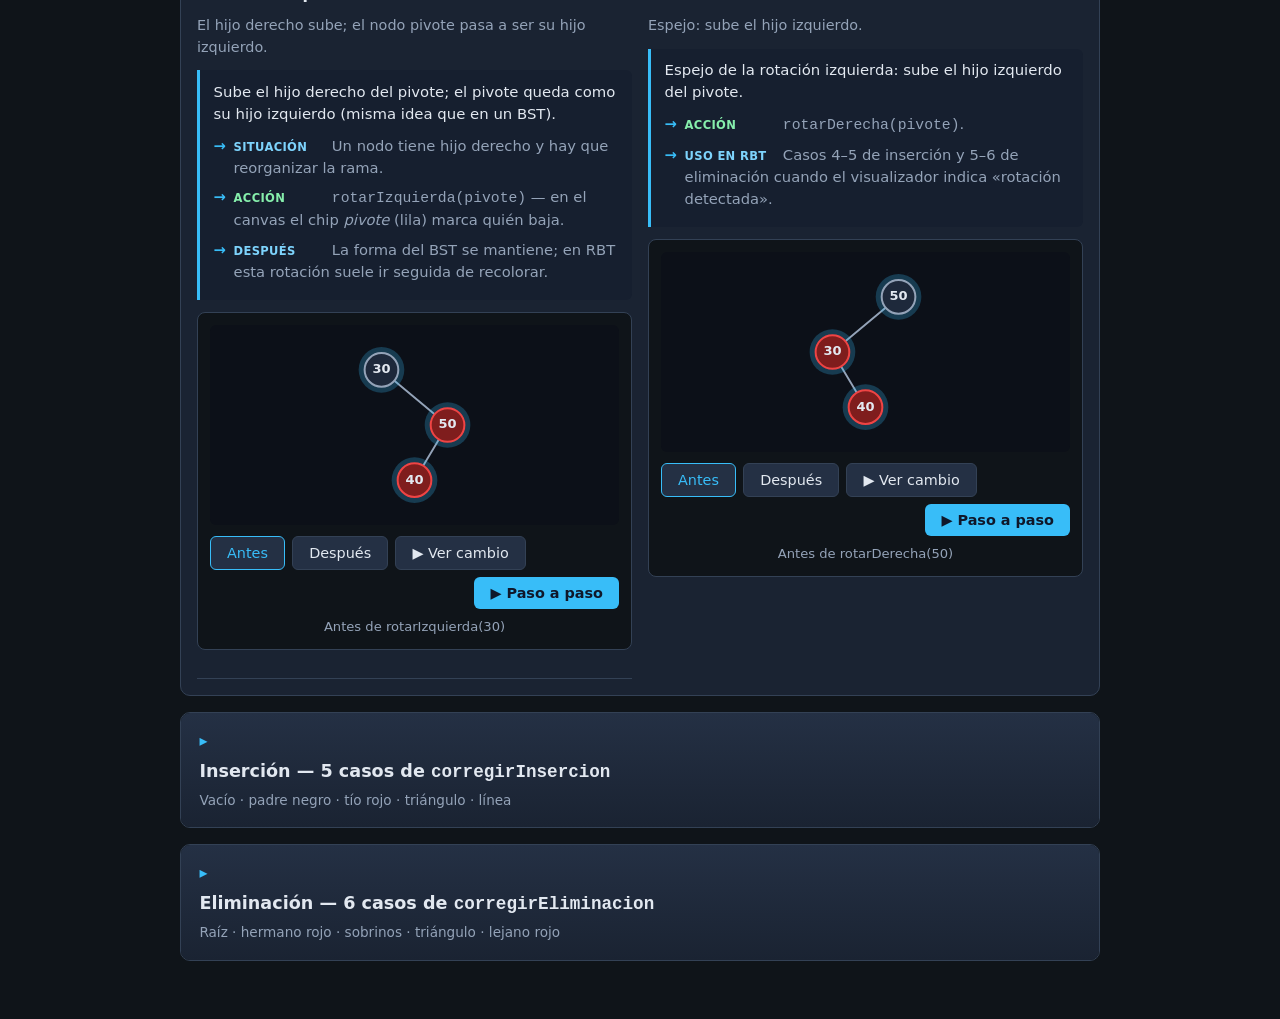
<file: docs/simulador/rbt-casos.html>
<!DOCTYPE html>
<html lang="es">
<head>
  <meta charset="UTF-8" />
  <meta name="viewport" content="width=device-width, initial-scale=1" />
  <title>Casos árbol rojo-negro — Guía</title>
  <link rel="stylesheet" href="css/estilos.css" />
</head>
<body>
  <nav class="nav-global">
    <span class="marca">Banco Híbrido · Docs</span>
    <a href="index.html">Inicio</a>
    <a href="interactivo.html">Simulador</a>
    <a href="funciones.html">Mapa de funciones</a>
    <a href="arbol-rojo-negro.html">Árbol R-N</a>
    <a href="rbt-casos.html" class="activo">Casos R-N</a>
    <a href="ordenamiento-punteros.html">Ordenamiento</a>
  </nav>

  <main class="contenedor contenedor-guia-rbt">
    <h1>Casos del árbol rojo-negro</h1>
    <p class="subtitulo">
      <strong>Ver cambio</strong> = morph rápido antes → después en cada caso.
      <strong>Paso a paso</strong> = punteros y etiquetas en el panel superior (abre al pulsar ▶ Paso a paso).
      Consulta el <a href="#rbt-glosario">glosario de roles</a> (N, P, T, A, H, V).
    </p>

    <article class="tarjeta rbt-glosario" id="rbt-glosario">
      <h2 style="margin-top:0;font-size:1.15rem">Glosario de punteros en el canvas</h2>
      <dl class="rbt-glosario-lista">
        <dt><span class="rbt-chip-ej n">N</span> Nuevo / actual</dt>
        <dd>Nodo recién insertado o puntero <code>actual</code> del algoritmo (etiqueta ámbar).</dd>
        <dt><span class="rbt-chip-ej p">P</span> Padre</dt>
        <dd>Padre de N en la violación de inserción, o padre de V en eliminación (gris).</dd>
        <dt><span class="rbt-chip-ej t">T</span> Tío</dt>
        <dd>Hijo del abuelo opuesto a P; en el <strong>Caso 3</strong> si T es rojo se recolorea (rosa).</dd>
        <dt><span class="rbt-chip-ej a">A</span> Abuelo</dt>
        <dd>Padre de P; pivote de rotaciones Zig-Zig en inserción (gris).</dd>
        <dt><span class="rbt-chip-ej h">H</span> Hermano</dt>
        <dd>Hijo de P del lado opuesto a V tras borrar un negro; clave en eliminación (naranja).</dd>
        <dt><span class="rbt-chip-ej v">V</span> Víctima / doble negro</dt>
        <dd>Posición del «hueco negro extra» (hijo null o nodo subido) en <code>corregirEliminacion</code>.</dd>
      </dl>
      <p class="nota" style="margin-bottom:0">
        En comparadores <em>Antes/Después</em> las mismas etiquetas aparecen en los diagramas estáticos.
        En <strong>Paso a paso</strong> el motor las actualiza en cada paso; el recuadro amarillo del reproductor resume la idea del paso (estilo visualizador didáctico).
      </p>
    </article>

    <article class="tarjeta rbt-como-leer">
      <h2 style="margin-top:0;font-size:1.15rem">Cómo leer cada caso</h2>
      <p class="rbt-explicacion-lead" style="margin-bottom:0.75rem">
        Como en un visualizador paso a paso: primero ocurre la operación (insertar o borrar), luego el algoritmo detecta si algo «no cuadra» y aplica la corrección.
      </p>
      <ul class="rbt-explicacion-lista">
        <li><span class="rbt-eti rbt-eti-violacion">Inserción</span> Todo nodo nuevo entra <strong>rojo</strong>. Si el padre es negro, no hay problema. Si el padre es rojo, hay que mirar al <strong>tío</strong> o rotar.</li>
        <li><span class="rbt-eti rbt-eti-violacion">Eliminación</span> Si se borra un nodo <strong>negro</strong>, queda un «doble negro» (un camino con un negro de menos). Se arregla con el <strong>hermano</strong> y sus sobrinos.</li>
        <li><span class="rbt-eti rbt-eti-solucion">Rotación</span> Cuando el texto dice «rotación detectada», el árbol se reordena como en un BST; los colores se ajustan al final del caso.</li>
        <li><span class="rbt-eti">En esta página</span> Cada tarjeta resume <em>situación → comprobación → solución → qué queda</em>. El canvas y el reproductor muestran el mismo caso con números concretos.</li>
      </ul>
    </article>

    <details class="tarjeta rbt-panel-pasos" id="panel-paso-a-paso">
      <summary class="rbt-panel-pasos-summary">
        <span class="rbt-panel-pasos-titulo">Paso a paso con punteros</span>
        <span class="rbt-panel-pasos-hint">Se abre al elegir ▶ Paso a paso en un caso</span>
      </summary>
      <div class="rbt-panel-pasos-body">
        <p id="rbt-pasos-subtitulo" class="nota rbt-pasos-sub">
          Pulsa <strong>▶ Paso a paso</strong> en un caso de abajo. El panel mostrará título, decisión, detalle técnico y un resumen en lenguaje claro (recuadro amarillo).
        </p>
        <div id="reproductor-pasos"></div>
        <div class="zona-animacion zona-animacion-compacta">
          <div class="canvas-contenedor">
            <canvas id="canvasPasosRbt" class="canvas-arbol" data-altura-logica="380"></canvas>
          </div>
          <div class="leyenda leyenda-compacta">
            <span class="l-rojo">Rojo</span>
            <span class="l-negro">Negro</span>
            <span>Ámbar = N / actual / V</span>
            <span>Verde = hijo en BST</span>
            <span>Cian = clave</span>
            <span>Lila = pivote rotación</span>
            <span>Rosa = T tío</span>
            <span>Naranja = H hermano</span>
            <span>Gris = P padre · A abuelo</span>
          </div>
        </div>
      </div>
    </details>

    <nav class="rbt-nav-grupos" aria-label="Grupos">
      <a class="rbt-nav-pill" href="#grupo-fundamentos">Fundamentos</a>
      <a class="rbt-nav-pill" href="#grupo-insertar">Inserción</a>
      <a class="rbt-nav-pill" href="#grupo-eliminar">Eliminación</a>
    </nav>

    <!-- ——— FUNDAMENTOS ——— -->
    <details class="rbt-grupo" id="grupo-fundamentos" open>
      <summary>
        <span class="rbt-grupo-titulo">Fundamentos y rotaciones</span>
        <span class="rbt-grupo-sub">Reglas del proyecto · <code>rotarIzquierda</code> / <code>rotarDerecha</code></span>
      </summary>
      <div class="rbt-grupo-body rbt-grupo-body-dos-col">

        <article class="rbt-caso rbt-caso-ancho">
          <h3>Reglas en <code>ArbolRojoNegro.java</code></h3>
          <p class="rbt-caso-texto">
            Propiedades que el código mantiene (como en cualquier visualizador RBT): BST por cuenta;
            raíz negra; hojas negras; no dos rojos seguidos; mismos negros en todos los caminos a hoja.
          </p>
          <div class="rbt-reglas-grid">
            <div class="rbt-regla"><span class="rbt-regla-num">1</span><span>Nodo nuevo → <strong>rojo</strong> (salvo árbol vacío → raíz negra).</span></div>
            <div class="rbt-regla"><span class="rbt-regla-num">2</span><span><code>insertarEnArbol</code> — BST por cuenta.</span></div>
            <div class="rbt-regla"><span class="rbt-regla-num">3</span><span><strong>5 casos</strong> de inserción y <strong>6 casos</strong> de eliminación (ver secciones abajo y <code>AGENT.md</code> §5).</span></div>
            <div class="rbt-regla"><span class="rbt-regla-num">4</span><span>Raíz final siempre <strong>negra</strong>.</span></div>
          </div>
        </article>

        <article class="rbt-caso">
          <h3>Rotación izquierda</h3>
          <p class="rbt-caso-texto">El hijo derecho sube; el nodo pivote pasa a ser su hijo izquierdo.</p>
          <div class="rbt-explicacion">
            <p class="rbt-explicacion-lead">Sube el hijo derecho del pivote; el pivote queda como su hijo izquierdo (misma idea que en un BST).</p>
            <ul class="rbt-explicacion-lista">
              <li><span class="rbt-eti">Situación</span> Un nodo tiene hijo derecho y hay que reorganizar la rama.</li>
              <li><span class="rbt-eti rbt-eti-solucion">Acción</span> <code>rotarIzquierda(pivote)</code> — en el canvas el chip <em>pivote</em> (lila) marca quién baja.</li>
              <li><span class="rbt-eti">Después</span> La forma del BST se mantiene; en RBT esta rotación suele ir seguida de recolorar.</li>
            </ul>
          </div>
          <div class="rbt-comparador"
            data-antes="rot-izq-antes"
            data-despues="rot-izq-despues"
            data-secuencia="30, 50, 40"
            data-titulo-caso="Rotación izquierda"
            data-pasos="ultima"
            data-texto-antes="Antes de rotarIzquierda(30)"
            data-texto-despues="Después: 50 quedó arriba, 30 a su izquierda"
            data-texto-animar="Vista rápida: cómo queda el árbol">
            <div class="rbt-comparador-canvas-wrap">
              <canvas class="rbt-comparador-canvas" data-altura="200"></canvas>
            </div>
            <div class="rbt-comparador-controles">
              <button type="button" class="btn btn-secundario activo" data-modo="antes">Antes</button>
              <button type="button" class="btn btn-secundario" data-modo="despues">Después</button>
              <button type="button" class="btn btn-secundario" data-modo="animar">▶ Ver cambio</button>
              <button type="button" class="btn btn-primario" data-modo="pasos">▶ Paso a paso</button>
            </div>
            <p class="rbt-comparador-leyenda">Antes de rotarIzquierda(30)</p>
          </div>
        </article>

        <article class="rbt-caso">
          <h3>Rotación derecha</h3>
          <p class="rbt-caso-texto">Espejo: sube el hijo izquierdo.</p>
          <div class="rbt-explicacion">
            <p class="rbt-explicacion-lead">Espejo de la rotación izquierda: sube el hijo izquierdo del pivote.</p>
            <ul class="rbt-explicacion-lista">
              <li><span class="rbt-eti rbt-eti-solucion">Acción</span> <code>rotarDerecha(pivote)</code>.</li>
              <li><span class="rbt-eti">Uso en RBT</span> Casos 4–5 de inserción y 5–6 de eliminación cuando el visualizador indica «rotación detectada».</li>
            </ul>
          </div>
          <div class="rbt-comparador"
            data-antes="rot-der-antes"
            data-despues="rot-der-despues"
            data-secuencia="50, 30, 40"
            data-titulo-caso="Rotación derecha"
            data-pasos="ultima"
            data-texto-antes="Antes de rotarDerecha(50)"
            data-texto-despues="Después: 30 quedó arriba"
            data-texto-animar="Vista rápida del resultado">
            <div class="rbt-comparador-canvas-wrap">
              <canvas class="rbt-comparador-canvas" data-altura="200"></canvas>
            </div>
            <div class="rbt-comparador-controles">
              <button type="button" class="btn btn-secundario activo" data-modo="antes">Antes</button>
              <button type="button" class="btn btn-secundario" data-modo="despues">Después</button>
              <button type="button" class="btn btn-secundario" data-modo="animar">▶ Ver cambio</button>
              <button type="button" class="btn btn-primario" data-modo="pasos">▶ Paso a paso</button>
            </div>
            <p class="rbt-comparador-leyenda">Antes de rotarDerecha(50)</p>
          </div>
        </article>
      </div>
    </details>

    <!-- ——— INSERCIÓN ——— -->
    <details class="rbt-grupo" id="grupo-insertar">
      <summary>
        <span class="rbt-grupo-titulo">Inserción — 5 casos de <code>corregirInsercion</code></span>
        <span class="rbt-grupo-sub">Vacío · padre negro · tío rojo · triángulo · línea</span>
      </summary>
      <div class="rbt-grupo-body rbt-grupo-body-dos-col">
        <p class="rbt-grupo-intro">
          Tras insertar en el BST, el nodo nuevo es <strong>rojo</strong>. Solo si el padre también es rojo entra
          <code>corregirInsercion</code>. El flujo típico: ¿tío rojo? → recolorar; si no → ¿triángulo o línea? → rotar.
        </p>

        <article class="rbt-caso rbt-caso-sin-diagrama">
          <h3>Caso 1 — Árbol vacío</h3>
          <p class="rbt-caso-texto">N es la raíz → pintar <strong>NEGRO</strong>. No entra al <code>while</code> de balanceo.</p>
          <div class="rbt-explicacion">
            <p class="rbt-explicacion-lead">El primer nodo es rojo al crearse, pero la <strong>raíz debe ser negra</strong>.</p>
            <ul class="rbt-explicacion-lista">
              <li><span class="rbt-eti">Situación</span> Árbol vacío → un solo nodo.</li>
              <li><span class="rbt-eti rbt-eti-solucion">Solución</span> Pintar la raíz de negro. No hay padre ni tío.</li>
              <li><span class="rbt-eti">Después</span> El árbol es válido; no se llama al bucle de balanceo.</li>
            </ul>
            <p class="rbt-explicacion-demo">Secuencia: <code>42</code></p>
          </div>
          <p class="nota rbt-solo-pasos">Sin diagrama estático — usa <strong>Paso a paso</strong> para ver el único nodo.</p>
          <button type="button" class="btn btn-primario rbt-btn-pasos"
            data-secuencia="42"
            data-titulo-caso="Inserción — Caso 1"
            data-pasos="ultima">▶ Paso a paso</button>
        </article>

        <article class="rbt-caso">
          <h3>Caso 2 — Padre negro</h3>
          <p class="rbt-caso-texto">No hay dos rojos seguidos; <code>corregirInsercion</code> termina sin cambios.</p>
          <div class="rbt-explicacion">
            <p class="rbt-explicacion-lead">Insertaste un nodo rojo y su padre es <strong>negro</strong>: no hay dos rojos seguidos.</p>
            <ul class="rbt-explicacion-lista">
              <li><span class="rbt-eti">Comprobación</span> ¿Padre rojo? No → el árbol ya cumple las propiedades.</li>
              <li><span class="rbt-eti rbt-eti-solucion">Solución</span> Ninguna: <code>corregirInsercion</code> termina de inmediato.</li>
            </ul>
            <p class="rbt-explicacion-demo">Secuencia: <code>50, 30</code></p>
          </div>
          <button type="button" class="btn btn-primario rbt-btn-pasos"
            data-secuencia="50, 30"
            data-titulo-caso="Inserción — Caso 2"
            data-pasos="ultima">▶ Paso a paso</button>
        </article>

        <article class="rbt-caso">
          <h3>Caso 3 — Tío rojo (recolorar)</h3>
          <p class="rbt-caso-texto">P y T → negro, A → rojo. El problema sube a A (recursión).</p>
          <div class="rbt-explicacion">
            <p class="rbt-explicacion-lead">Insertaste un nodo rojo y su <strong>padre también es rojo</strong>. Además, el <strong>tío es rojo</strong>.</p>
            <ul class="rbt-explicacion-lista">
              <li><span class="rbt-eti rbt-eti-violacion">Violación</span> Dos rojos consecutivos (hijo y padre).</li>
              <li><span class="rbt-eti">Comprobación</span> ¿Tío rojo? Sí → no rotar todavía.</li>
              <li><span class="rbt-eti rbt-eti-solucion">Solución</span> Padre y tío a <strong>negro</strong>; abuelo a <strong>rojo</strong>.</li>
              <li><span class="rbt-eti">Después</span> El posible conflicto sube al abuelo; puede repetirse hacia la raíz.</li>
            </ul>
            <p class="rbt-explicacion-demo">En <em>Antes</em> verás <span class="rbt-chip-ej t">T</span> <span class="rbt-chip-ej p">P</span> <span class="rbt-chip-ej a">A</span> · Secuencia <code>10, 5, 15, 3</code></p>
          </div>
          <div class="rbt-comparador"
            data-antes="ins-tio-antes"
            data-despues="ins-tio-despues"
            data-secuencia="10, 5, 15, 3"
            data-titulo-caso="Inserción — Caso 3"
            data-pasos="ultima"
            data-texto-antes="Violación: dos rojos (tras insertar 3)"
            data-texto-despues="P y T negros; abuelo 10 rojo"
            data-texto-animar="Vista rápida tras recolorar">
            <div class="rbt-comparador-canvas-wrap">
              <canvas class="rbt-comparador-canvas" data-altura="200"></canvas>
            </div>
            <div class="rbt-comparador-controles">
              <button type="button" class="btn btn-secundario activo" data-modo="antes">Antes</button>
              <button type="button" class="btn btn-secundario" data-modo="despues">Después</button>
              <button type="button" class="btn btn-secundario" data-modo="animar">▶ Ver cambio</button>
              <button type="button" class="btn btn-primario" data-modo="pasos">▶ Paso a paso</button>
            </div>
            <p class="rbt-comparador-leyenda">Tío rojo</p>
          </div>
        </article>

        <article class="rbt-caso">
          <h3>Caso 4 — Triángulo (Zig-Zag)</h3>
          <p class="rbt-caso-texto">Tío negro/nulo, forma triángulo → <strong>rotación en P</strong>; luego Caso 5.</p>
          <div class="rbt-explicacion">
            <p class="rbt-explicacion-lead">Padre rojo, tío <strong>negro o inexistente</strong>, y los tres nodos forman un <strong>triángulo</strong> (no una línea).</p>
            <ul class="rbt-explicacion-lista">
              <li><span class="rbt-eti rbt-eti-violacion">Violación</span> Dos rojos seguidos; el tío no ayuda a recolorar.</li>
              <li><span class="rbt-eti rbt-eti-solucion">Rotación detectada</span> Primero rotar en el <strong>padre P</strong> (Zig-Zag) para alinear N–P–A.</li>
              <li><span class="rbt-eti">Después</span> En el siguiente paso aplica el Caso 5 (rotación en el abuelo).</li>
            </ul>
            <p class="rbt-explicacion-demo">Secuencia <code>30, 10, 20</code> · Tras ▶ Ver cambio verás la forma final ya balanceada.</p>
          </div>
          <div class="rbt-comparador"
            data-antes="ins-triangulo-antes"
            data-despues="ins-triangulo-despues"
            data-secuencia="30, 10, 20"
            data-titulo-caso="Inserción — Caso 4 y 5"
            data-pasos="ultima"
            data-texto-antes="Triángulo (30, 10, 20)"
            data-texto-despues="Tras rotar en P y en A: raíz 20 negra"
            data-texto-animar="Vista rápida">
            <div class="rbt-comparador-canvas-wrap">
              <canvas class="rbt-comparador-canvas" data-altura="200"></canvas>
            </div>
            <div class="rbt-comparador-controles">
              <button type="button" class="btn btn-secundario activo" data-modo="antes">Antes</button>
              <button type="button" class="btn btn-secundario" data-modo="despues">Después</button>
              <button type="button" class="btn btn-secundario" data-modo="animar">▶ Ver cambio</button>
              <button type="button" class="btn btn-primario" data-modo="pasos">▶ Paso a paso</button>
            </div>
            <p class="rbt-comparador-leyenda">Zig-Zag → Zig-Zig</p>
          </div>
        </article>

        <article class="rbt-caso">
          <h3>Caso 5 — Línea (Zig-Zig)</h3>
          <p class="rbt-caso-texto">N y P alineados → <strong>rotación en A</strong> + P negro, A rojo.</p>
          <div class="rbt-explicacion">
            <p class="rbt-explicacion-lead">Tío negro y N, padre y abuelo en <strong>línea recta</strong> (misma dirección izquierda o derecha).</p>
            <ul class="rbt-explicacion-lista">
              <li><span class="rbt-eti">Comprobación</span> Ya no hay triángulo; los tres están alineados (Zig-Zig).</li>
              <li><span class="rbt-eti rbt-eti-solucion">Solución</span> Rotar en el <strong>abuelo A</strong>; padre → negro, abuelo → rojo (según el lado).</li>
              <li><span class="rbt-eti">Después</span> Desaparece la violación local; la raíz se fuerza a negro al final de la inserción.</li>
            </ul>
            <p class="rbt-explicacion-demo">Secuencia <code>10, 20, 30</code></p>
          </div>
          <div class="rbt-comparador"
            data-antes="ins-linea-antes"
            data-despues="ins-linea-despues"
            data-secuencia="10, 20, 30"
            data-titulo-caso="Inserción — Caso 5"
            data-pasos="ultima"
            data-texto-antes="Línea derecha (10, 20, 30)"
            data-texto-despues="Balanceado tras rotar en el abuelo"
            data-texto-animar="Vista rápida">
            <div class="rbt-comparador-canvas-wrap">
              <canvas class="rbt-comparador-canvas" data-altura="200"></canvas>
            </div>
            <div class="rbt-comparador-controles">
              <button type="button" class="btn btn-secundario activo" data-modo="antes">Antes</button>
              <button type="button" class="btn btn-secundario" data-modo="despues">Después</button>
              <button type="button" class="btn btn-secundario" data-modo="animar">▶ Ver cambio</button>
              <button type="button" class="btn btn-primario" data-modo="pasos">▶ Paso a paso</button>
            </div>
            <p class="rbt-comparador-leyenda">Zig-Zig directo</p>
          </div>
        </article>
      </div>
    </details>

    <!-- ——— ELIMINACIÓN ——— -->
    <details class="rbt-grupo" id="grupo-eliminar">
      <summary>
        <span class="rbt-grupo-titulo">Eliminación — 6 casos de <code>corregirEliminacion</code></span>
        <span class="rbt-grupo-sub">Raíz · hermano rojo · sobrinos · triángulo · lejano rojo</span>
      </summary>
      <div class="rbt-grupo-body rbt-grupo-body-dos-col">
        <p class="rbt-grupo-intro">
          Al borrar, si el nodo era <strong>negro</strong> queda un «doble negro» (falta un negro en un camino).
          <code>corregirEliminacion</code> usa el <strong>hermano H</strong> del hueco y los <strong>sobrinos</strong> (hijos de H):
          ¿hermano rojo? → rotar; ¿sobrinos negros? → recolorar o rotar según el padre.
        </p>

        <article class="rbt-caso rbt-caso-ancho">
          <h3>Preámbulo: dos hijos → sucesor</h3>
          <p class="rbt-caso-texto">
            No es un caso de balanceo: intercambio de datos con el sucesor y baja del nodo hoja.
            Si era <strong>negro</strong>, empieza el doble negro (casos 1–6).
          </p>
          <div class="rbt-explicacion">
            <p class="rbt-explicacion-lead">El nodo a borrar tiene <strong>dos hijos</strong>: no se elimina directamente su estructura.</p>
            <ul class="rbt-explicacion-lista">
              <li><span class="rbt-eti">Situación</span> Hay que borrar un nodo interno del BST.</li>
              <li><span class="rbt-eti rbt-eti-solucion">Solución</span> Copiar la clave del <strong>sucesor</strong> (mínimo del subárbol derecho) y borrar la hoja del sucesor.</li>
              <li><span class="rbt-eti">Después</span> Si esa hoja era negra, empieza el doble negro y los casos 1–6 de eliminación.</li>
            </ul>
          </div>
          <div class="rbt-comparador-canvas-wrap rbt-solo-diagrama">
            <canvas data-diagram-solo="del-2hijos" data-altura="300"></canvas>
          </div>
          <button type="button" class="btn btn-primario rbt-btn-pasos"
            data-caso-eliminar="del-2hijos"
            data-titulo-caso="Dos hijos → sucesor"
            data-pasos="eliminar">▶ Paso a paso</button>
        </article>

        <article class="rbt-caso rbt-caso-sin-diagrama">
          <h3>Caso 1 — Doble negro en la raíz</h3>
          <p class="rbt-caso-texto">El déficit sube hasta la cima → quitar el negro extra; termina.</p>
          <div class="rbt-explicacion">
            <p class="rbt-explicacion-lead">El «hueco negro extra» subió hasta la <strong>raíz</strong>.</p>
            <ul class="rbt-explicacion-lista">
              <li><span class="rbt-eti">Situación</span> V representa el déficit en la cima; no hay hermano arriba.</li>
              <li><span class="rbt-eti rbt-eti-solucion">Solución</span> La raíz se deja negra normal: se elimina el negro «de más» conceptual.</li>
              <li><span class="rbt-eti">Después</span> Termina <code>corregirEliminacion</code> para esta eliminación.</li>
            </ul>
          </div>
          <p class="nota rbt-solo-pasos">Sin diagrama Antes/Después — solo animación con <strong>Paso a paso</strong>.</p>
          <button type="button" class="btn btn-primario rbt-btn-pasos"
            data-caso-eliminar="del-raiz"
            data-titulo-caso="Eliminación — Caso 1"
            data-pasos="eliminar">▶ Paso a paso</button>
        </article>

        <article class="rbt-caso">
          <h3>Caso 2 — Hermano rojo</h3>
          <p class="rbt-caso-texto">Rotar padre hacia V + recolorear; reconfigura para casos 3–6.</p>
          <div class="rbt-explicacion">
            <p class="rbt-explicacion-lead">Hay doble negro en V y el <strong>hermano H es rojo</strong>.</p>
            <ul class="rbt-explicacion-lista">
              <li><span class="rbt-eti">Comprobación</span> Hermano rojo → preparar el escenario para casos 3–6.</li>
              <li><span class="rbt-eti rbt-eti-solucion">Rotación detectada</span> Rotar el padre P; H pasa a negro, P a rojo.</li>
              <li><span class="rbt-eti">Después</span> El doble negro <em>sigue</em>, pero ahora los sobrinos son alcanzables para el siguiente caso.</li>
            </ul>
          </div>
          <div class="rbt-comparador"
            data-antes="del-herm-rojo-antes"
            data-despues="del-herm-rojo-despues"
            data-caso-eliminar="del-herm-rojo"
            data-titulo-caso="Eliminación — Caso 2"
            data-texto-antes="Hermano 15 rojo"
            data-texto-despues="Tras rotar el padre"
            data-texto-animar="Vista rápida">
            <div class="rbt-comparador-canvas-wrap">
              <canvas class="rbt-comparador-canvas" data-altura="200"></canvas>
            </div>
            <div class="rbt-comparador-controles">
              <button type="button" class="btn btn-secundario activo" data-modo="antes">Antes</button>
              <button type="button" class="btn btn-secundario" data-modo="despues">Después</button>
              <button type="button" class="btn btn-secundario" data-modo="animar">▶ Ver cambio</button>
              <button type="button" class="btn btn-primario" data-modo="pasos">▶ Paso a paso</button>
            </div>
            <p class="rbt-comparador-leyenda">Hermano rojo</p>
          </div>
        </article>

        <article class="rbt-caso">
          <h3>Caso 3 — Sobrinos negros, padre negro</h3>
          <p class="rbt-caso-texto">H → rojo; el doble negro sube al padre (recursión).</p>
          <div class="rbt-explicacion">
            <p class="rbt-explicacion-lead">Hermano negro, <strong>ambos sobrinos negros</strong> y padre <strong>negro</strong>.</p>
            <ul class="rbt-explicacion-lista">
              <li><span class="rbt-eti">Comprobación</span> No se puede rotar con sobrinos negros; el padre no puede «absorber» solo.</li>
              <li><span class="rbt-eti rbt-eti-solucion">Solución</span> Pintar H de <strong>rojo</strong>; el déficit sube al padre P.</li>
              <li><span class="rbt-eti">Después</span> Se repite la corrección más arriba (como subir el problema en inserción).</li>
            </ul>
            <p class="rbt-explicacion-demo">En <em>Antes</em>: P, H y sobrinos etiquetados.</p>
          </div>
          <div class="rbt-comparador"
            data-antes="del-sobrinos-negros-antes"
            data-despues="del-sobrinos-negros-despues"
            data-caso-eliminar="del-sobrinos-negros"
            data-titulo-caso="Eliminación — Caso 3"
            data-texto-antes="Padre 20 negro; sobrinos 25 y 35 negros"
            data-texto-despues="Hermano 30 rojo; déficit en 20"
            data-texto-animar="Vista rápida">
            <div class="rbt-comparador-canvas-wrap">
              <canvas class="rbt-comparador-canvas" data-altura="200"></canvas>
            </div>
            <div class="rbt-comparador-controles">
              <button type="button" class="btn btn-secundario activo" data-modo="antes">Antes</button>
              <button type="button" class="btn btn-secundario" data-modo="despues">Después</button>
              <button type="button" class="btn btn-secundario" data-modo="animar">▶ Ver cambio</button>
              <button type="button" class="btn btn-primario" data-modo="pasos">▶ Paso a paso</button>
            </div>
            <p class="rbt-comparador-leyenda">Subir déficit</p>
          </div>
        </article>

        <article class="rbt-caso">
          <h3>Caso 4 — Sobrinos negros, padre rojo</h3>
          <p class="rbt-caso-texto">H → rojo, padre → negro; absorbe el doble negro. Termina.</p>
          <div class="rbt-explicacion">
            <p class="rbt-explicacion-lead">Igual que el Caso 3 (sobrinos negros), pero el <strong>padre es rojo</strong>.</p>
            <ul class="rbt-explicacion-lista">
              <li><span class="rbt-eti rbt-eti-solucion">Solución</span> H → rojo; padre → <strong>negro</strong>.</li>
              <li><span class="rbt-eti">Después</span> El padre rojo «absorbe» el doble negro: <strong>termina</strong> el balanceo de esta bajada.</li>
            </ul>
          </div>
          <div class="rbt-comparador"
            data-antes="del-padre-rojo-antes"
            data-despues="del-padre-rojo-despues"
            data-caso-eliminar="del-padre-rojo"
            data-titulo-caso="Eliminación — Caso 4"
            data-texto-antes="Padre 20 rojo; sobrinos negros"
            data-texto-despues="Padre negro; H rojo"
            data-texto-animar="Vista rápida">
            <div class="rbt-comparador-canvas-wrap">
              <canvas class="rbt-comparador-canvas" data-altura="200"></canvas>
            </div>
            <div class="rbt-comparador-controles">
              <button type="button" class="btn btn-secundario activo" data-modo="antes">Antes</button>
              <button type="button" class="btn btn-secundario" data-modo="despues">Después</button>
              <button type="button" class="btn btn-secundario" data-modo="animar">▶ Ver cambio</button>
              <button type="button" class="btn btn-primario" data-modo="pasos">▶ Paso a paso</button>
            </div>
            <p class="rbt-comparador-leyenda">Padre rojo absorbe</p>
          </div>
        </article>

        <article class="rbt-caso">
          <h3>Caso 5 — Triángulo (sobrino cercano rojo)</h3>
          <p class="rbt-caso-texto">Rotación sobre H + recolorear → cae en Caso 6.</p>
          <div class="rbt-explicacion">
            <p class="rbt-explicacion-lead">Sobrino <strong>cercano</strong> a V rojo y sobrino <strong>lejano</strong> negro (forma triángulo en sobrinos).</p>
            <ul class="rbt-explicacion-lista">
              <li><span class="rbt-eti rbt-eti-solucion">Rotación detectada</span> Rotar sobre H para alinear sobrinos.</li>
              <li><span class="rbt-eti">Después</span> En el paso siguiente entra el Caso 6 (sobrino lejano rojo).</li>
            </ul>
          </div>
          <div class="rbt-comparador"
            data-antes="del-sobrino-int-antes"
            data-despues="del-sobrino-int-despues"
            data-caso-eliminar="del-sobrino-int"
            data-titulo-caso="Eliminación — Caso 5"
            data-texto-antes="Sobrino cercano 25 rojo, lejano negro"
            data-texto-despues="Alineado para Caso 6"
            data-texto-animar="Vista rápida">
            <div class="rbt-comparador-canvas-wrap">
              <canvas class="rbt-comparador-canvas" data-altura="200"></canvas>
            </div>
            <div class="rbt-comparador-controles">
              <button type="button" class="btn btn-secundario activo" data-modo="antes">Antes</button>
              <button type="button" class="btn btn-secundario" data-modo="despues">Después</button>
              <button type="button" class="btn btn-secundario" data-modo="animar">▶ Ver cambio</button>
              <button type="button" class="btn btn-primario" data-modo="pasos">▶ Paso a paso</button>
            </div>
            <p class="rbt-comparador-leyenda">Zig-Zag en sobrinos</p>
          </div>
        </article>

        <article class="rbt-caso">
          <h3>Caso 6 — Sobrino lejano rojo</h3>
          <p class="rbt-caso-texto">Rotar padre hacia V + colores finales; doble negro disuelto.</p>
          <div class="rbt-explicacion">
            <p class="rbt-explicacion-lead">El sobrino <strong>lejano</strong> a V es rojo (caso favorable para cerrar el déficit).</p>
            <ul class="rbt-explicacion-lista">
              <li><span class="rbt-eti rbt-eti-solucion">Rotación detectada</span> Rotar el padre P hacia V; H hereda color de P; P y sobrino lejano → negro.</li>
              <li><span class="rbt-eti">Después</span> Desaparece el doble negro; el árbol cumple altura negra otra vez.</li>
            </ul>
            <p class="rbt-explicacion-demo">En <em>Antes</em>: sobrino lejano, H y P etiquetados.</p>
          </div>
          <div class="rbt-comparador"
            data-antes="del-sobrino-ext-antes"
            data-despues="del-sobrino-ext-despues"
            data-caso-eliminar="del-sobrino-ext"
            data-titulo-caso="Eliminación — Caso 6"
            data-texto-antes="Sobrino lejano 35 rojo"
            data-texto-despues="Tras rotar padre 20"
            data-texto-animar="Vista rápida">
            <div class="rbt-comparador-canvas-wrap">
              <canvas class="rbt-comparador-canvas" data-altura="200"></canvas>
            </div>
            <div class="rbt-comparador-controles">
              <button type="button" class="btn btn-secundario activo" data-modo="antes">Antes</button>
              <button type="button" class="btn btn-secundario" data-modo="despues">Después</button>
              <button type="button" class="btn btn-secundario" data-modo="animar">▶ Ver cambio</button>
              <button type="button" class="btn btn-primario" data-modo="pasos">▶ Paso a paso</button>
            </div>
            <p class="rbt-comparador-leyenda">Arreglo final</p>
          </div>
        </article>
      </div>
    </details>
  </main>

  <script src="https://cdn.jsdelivr.net/npm/gsap@3.12.5/dist/gsap.min.js"></script>
  <script src="js/nucleo.js"></script>
  <script src="js/canvas-hd.js"></script>
  <script src="js/serializacion.js"></script>
  <script src="js/motor-animacion.js"></script>
  <script src="js/arbol-transicion.js"></script>
  <script src="js/sistema-visual-unificado.js"></script>
  <script src="js/vista.js"></script>
  <script src="js/reproductor.js"></script>
  <script src="js/rbt-aprendizaje.js"></script>
  <script>
    RbtAprendizaje.initPaginaCasos();

    document.querySelectorAll(".rbt-nav-pill[href^='#']").forEach((a) => {
      a.addEventListener("click", (e) => {
        const id = a.getAttribute("href").slice(1);
        const det = document.getElementById(id);
        if (det && det.classList.contains("rbt-grupo")) {
          e.preventDefault();
          det.open = true;
          det.scrollIntoView({ behavior: "smooth", block: "start" });
        }
      });
    });
  </script>
</body>
</html>
</file>
<file: docs/simulador/css/estilos.css>
:root {
  --bg: #0f1419;
  --surface: #1a2332;
  --surface2: #243044;
  --border: #334155;
  --text: #e2e8f0;
  --muted: #94a3b8;
  --accent: #38bdf8;
  --accent2: #818cf8;
  --rojo: #ef4444;
  --negro: #1e293b;
  --ok: #34d399;
  --warn: #fbbf24;
  --font: "Segoe UI", system-ui, sans-serif;
  --mono: "JetBrains Mono", "Fira Code", monospace;
  --radius: 10px;
  --nav-h: 56px;
}

* {
  box-sizing: border-box;
}

html {
  scroll-behavior: smooth;
}

body {
  margin: 0;
  font-family: var(--font);
  background: var(--bg);
  color: var(--text);
  line-height: 1.55;
  min-height: 100vh;
}

a {
  color: var(--accent);
  text-decoration: none;
}

a:hover {
  text-decoration: underline;
}

/* Nav */
.nav-global {
  position: sticky;
  top: 0;
  z-index: 100;
  display: flex;
  align-items: center;
  gap: 0.5rem;
  flex-wrap: wrap;
  padding: 0 1.25rem;
  height: var(--nav-h);
  background: rgba(15, 20, 25, 0.92);
  border-bottom: 1px solid var(--border);
  backdrop-filter: blur(8px);
}

.nav-global .marca {
  font-weight: 700;
  color: var(--accent);
  margin-right: auto;
  white-space: nowrap;
}

.nav-global a {
  padding: 0.35rem 0.75rem;
  border-radius: 6px;
  font-size: 0.9rem;
  color: var(--muted);
  text-decoration: none;
}

.nav-global a:hover,
.nav-global a.activo {
  background: var(--surface2);
  color: var(--text);
  text-decoration: none;
}

/* Layout */
.contenedor {
  max-width: 1200px;
  margin: 0 auto;
  padding: 1.5rem 1.25rem 3rem;
}

h1 {
  font-size: 1.75rem;
  margin: 0 0 0.5rem;
}

h2 {
  font-size: 1.25rem;
  margin: 2rem 0 0.75rem;
  color: var(--accent2);
}

h3 {
  font-size: 1.05rem;
  margin: 1.25rem 0 0.5rem;
}

.subtitulo {
  color: var(--muted);
  margin: 0 0 1.5rem;
  max-width: 65ch;
}

/* Cards & grid */
.grid-2 {
  display: grid;
  grid-template-columns: 1fr 1fr;
  gap: 1rem;
}

@media (max-width: 900px) {
  .grid-2 {
    grid-template-columns: 1fr;
  }
}

.tarjeta {
  background: var(--surface);
  border: 1px solid var(--border);
  border-radius: var(--radius);
  padding: 1rem 1.15rem;
}

.tarjeta.destacada {
  border-color: var(--accent);
  box-shadow: 0 0 0 1px rgba(56, 189, 248, 0.2);
}

/* Hero index */
.hero-cards {
  display: grid;
  grid-template-columns: repeat(auto-fill, minmax(260px, 1fr));
  gap: 1rem;
  margin-top: 1.5rem;
}

.hero-cards .tarjeta {
  transition: transform 0.15s, border-color 0.15s;
}

.hero-cards .tarjeta:hover {
  transform: translateY(-2px);
  border-color: var(--accent);
}

.hero-cards .icono {
  font-size: 1.75rem;
  margin-bottom: 0.5rem;
}

.hero-cards h3 {
  margin-top: 0;
}

/* Forms */
label {
  display: block;
  font-size: 0.85rem;
  color: var(--muted);
  margin-bottom: 0.25rem;
}

input,
select {
  width: 100%;
  padding: 0.5rem 0.65rem;
  border-radius: 6px;
  border: 1px solid var(--border);
  background: var(--bg);
  color: var(--text);
  font-family: inherit;
  margin-bottom: 0.75rem;
}

input:focus,
select:focus {
  outline: 2px solid var(--accent);
  border-color: transparent;
}

.fila-form {
  display: grid;
  grid-template-columns: repeat(auto-fill, minmax(120px, 1fr));
  gap: 0.75rem;
  align-items: end;
}

.btn {
  display: inline-flex;
  align-items: center;
  justify-content: center;
  gap: 0.35rem;
  padding: 0.5rem 1rem;
  border: none;
  border-radius: 6px;
  font-family: inherit;
  font-size: 0.9rem;
  cursor: pointer;
  transition: filter 0.15s;
}

.btn:hover {
  filter: brightness(1.1);
}

.btn-primario {
  background: var(--accent);
  color: #0f172a;
  font-weight: 600;
}

.btn-secundario {
  background: var(--surface2);
  color: var(--text);
  border: 1px solid var(--border);
}

.btn-peligro {
  background: var(--rojo);
  color: white;
}

.grupo-botones {
  display: flex;
  flex-wrap: wrap;
  gap: 0.5rem;
  margin: 0.75rem 0;
}

/* Operaciones manuales — bloques separados (simulador híbrido) */
.ops-manuales {
  display: flex;
  flex-direction: column;
  gap: 1.25rem;
}

.bloque-op {
  padding: 1rem 1.1rem;
  border: 1px solid var(--border);
  border-radius: var(--radius);
  background: rgba(15, 20, 25, 0.45);
}

.bloque-op-titulo {
  margin: 0 0 0.85rem;
  font-size: 0.72rem;
  font-weight: 700;
  letter-spacing: 0.06em;
  text-transform: uppercase;
  color: var(--muted);
}

.bloque-op--insertar {
  border-color: rgba(56, 189, 248, 0.35);
  background: rgba(56, 189, 248, 0.04);
}

.bloque-op--insertar .bloque-op-titulo {
  color: #7dd3fc;
}

.bloque-op--eliminar {
  border-color: rgba(251, 191, 36, 0.4);
  background: rgba(251, 191, 36, 0.05);
}

.bloque-op--eliminar .bloque-op-titulo {
  color: var(--warn);
}

.bloque-op--otros {
  border-style: dashed;
  border-color: rgba(148, 163, 184, 0.35);
  background: transparent;
}

.bloque-op .fila-form {
  margin-bottom: 0;
}

.bloque-op .grupo-botones {
  margin: 0.85rem 0 0;
}

.bloque-op-desc {
  margin: 0 0 0.75rem;
  font-size: 0.82rem;
  color: var(--muted);
  line-height: 1.45;
}

/* Log / steps */
.log-pasos {
  font-family: var(--mono);
  font-size: 0.8rem;
  background: var(--bg);
  border: 1px solid var(--border);
  border-radius: var(--radius);
  padding: 0.75rem;
  max-height: 220px;
  overflow-y: auto;
  margin: 0;
  list-style: none;
}

.log-pasos li {
  padding: 0.2rem 0;
  border-bottom: 1px solid rgba(51, 65, 85, 0.4);
}

.log-pasos li.activo {
  color: var(--warn);
  font-weight: 600;
}

.log-pasos li.ok {
  color: var(--ok);
}

.log-pasos li.error {
  color: var(--rojo);
}

/* Hash table viz */
.tabla-hash {
  display: flex;
  flex-wrap: wrap;
  gap: 0.5rem;
  margin: 1rem 0;
}

.casillero {
  flex: 1 1 100px;
  min-width: 90px;
  background: var(--bg);
  border: 2px solid var(--border);
  border-radius: 8px;
  padding: 0.5rem;
  text-align: center;
  cursor: pointer;
  transition: border-color 0.2s, box-shadow 0.2s;
}

.casillero.resaltado {
  border-color: var(--warn);
  box-shadow: 0 0 12px rgba(251, 191, 36, 0.35);
}

.casillero .idx {
  font-size: 0.75rem;
  color: var(--muted);
}

.casillero .cuenta-mini {
  font-size: 0.85rem;
  font-weight: 600;
  margin-top: 0.25rem;
}

.casillero.vacio .cuenta-mini {
  color: var(--muted);
  font-weight: 400;
}

/* Canvas tree */
.canvas-contenedor {
  width: 100%;
  overflow-x: auto;
  background: var(--bg);
  border-radius: var(--radius);
  border: 1px solid var(--border);
}

.canvas-arbol {
  width: 100%;
  display: block;
  background: transparent;
  image-rendering: auto;
}

.canvas-merge-wrap {
  min-height: 280px;
  overflow-x: auto;
  overflow-y: hidden;
}

.canvas-unificado-wrap {
  min-height: 480px;
  overflow-x: auto;
}

.canvas-unificado {
  display: block;
  width: 100%;
  border-radius: var(--radius);
}

.canvas-contenedor canvas {
  vertical-align: top;
}

/* Panel reporte (simulador) */
.seccion-reporte {
  display: flex;
  flex-direction: column;
  gap: 0.65rem;
}

.reporte-intro {
  margin: 0;
  font-size: 0.88rem;
}

.merge-ayuda {
  background: rgba(56, 189, 248, 0.08);
  border: 1px solid rgba(56, 189, 248, 0.35);
  border-radius: var(--radius);
  padding: 0.65rem 0.85rem;
  margin: 0;
}

.merge-ayuda-tipo {
  display: inline-block;
  font-size: 0.7rem;
  font-weight: 700;
  text-transform: uppercase;
  letter-spacing: 0.04em;
  color: var(--accent);
  margin-bottom: 0.25rem;
}

.merge-ayuda strong {
  display: block;
  font-size: 0.95rem;
  margin-bottom: 0.2rem;
}

.merge-ayuda p {
  margin: 0;
  font-size: 0.85rem;
  color: var(--muted);
  line-height: 1.45;
}

.leyenda-merge-lista {
  margin: 0;
  padding: 0 0 0 1.1rem;
  font-size: 0.82rem;
  color: var(--muted);
  display: grid;
  gap: 0.35rem;
}

.leyenda-merge-lista li {
  list-style: disc;
}

.subtitulo-seccion {
  margin: 0.5rem 0 0;
  font-size: 0.95rem;
  font-weight: 600;
  color: var(--text);
}

.lista-reporte-scroll {
  overflow-x: auto;
  overflow-y: hidden;
  padding: 0.75rem;
  min-height: 72px;
  max-height: 140px;
  background: var(--surface);
  border: 1px dashed var(--border);
  border-radius: var(--radius);
  flex-wrap: nowrap;
  align-items: center;
}

.lista-reporte-fila {
  display: flex;
  flex-wrap: nowrap;
  align-items: center;
  gap: 0;
  min-width: min-content;
}

.nodo-lista-reporte {
  flex-shrink: 0;
}

.flecha-reporte {
  display: inline-flex;
  flex-direction: column;
  align-items: center;
  margin: 0 0.15rem;
  min-width: 2.5rem;
}

.flecha-reporte .flecha-linea {
  font-size: 1.1rem;
  color: var(--accent);
  line-height: 1;
}

.flecha-reporte .flecha-txt {
  font-size: 0.62rem;
  color: var(--muted);
  white-space: nowrap;
}

.lista-orden-ok {
  margin: 0 0 0.5rem;
  font-size: 0.8rem;
  color: var(--ok);
  font-weight: 600;
}

@media (max-width: 900px) {
  .zona-animacion .grid-2 {
    grid-template-columns: 1fr;
  }
}

/* Lista enlazada */
.lista-enlazada {
  display: flex;
  flex-wrap: wrap;
  align-items: center;
  gap: 0.25rem;
  padding: 1rem 0;
  min-height: 80px;
}

.nodo-lista {
  display: inline-flex;
  flex-direction: column;
  align-items: center;
  gap: 0.2rem;
  vertical-align: top;
}

.nodo-lista-fila {
  display: flex;
  align-items: center;
  gap: 0.25rem;
}

.badge-puntero {
  font-size: 0.68rem;
  font-weight: 700;
  color: #fbbf24;
  background: rgba(251, 191, 36, 0.12);
  border: 1px solid rgba(251, 191, 36, 0.55);
  border-radius: 4px;
  padding: 0.1rem 0.4rem;
  white-space: nowrap;
}

.caja-nodo {
  background: var(--surface2);
  border: 2px solid var(--border);
  border-radius: 8px;
  padding: 0.4rem 0.65rem;
  font-size: 0.85rem;
  min-width: 64px;
  text-align: center;
}

.caja-nodo.rojo {
  border-color: var(--rojo);
  background: rgba(239, 68, 68, 0.15);
}

.caja-nodo.negro {
  border-color: #64748b;
}

.caja-nodo.resaltado {
  border-color: var(--warn);
  box-shadow: 0 0 10px rgba(251, 191, 36, 0.4);
}

.flecha {
  color: var(--muted);
  font-size: 1.1rem;
}

/* Funciones map */
.flujo-item {
  border-left: 3px solid var(--border);
  padding-left: 1rem;
  margin: 1rem 0;
}

.flujo-item.seleccionado {
  border-left-color: var(--accent);
  background: rgba(56, 189, 248, 0.06);
  border-radius: 0 var(--radius) var(--radius) 0;
  padding: 0.75rem 1rem;
}

.cadena-llamadas {
  display: flex;
  flex-wrap: wrap;
  align-items: center;
  gap: 0.35rem;
  margin: 0.75rem 0;
  font-family: var(--mono);
  font-size: 0.82rem;
}

.cadena-llamadas span {
  background: var(--surface2);
  padding: 0.25rem 0.5rem;
  border-radius: 4px;
  border: 1px solid var(--border);
}

.cadena-llamadas .flecha-fn {
  color: var(--muted);
}

.tabla-fn {
  width: 100%;
  border-collapse: collapse;
  font-size: 0.88rem;
}

.tabla-fn th,
.tabla-fn td {
  border: 1px solid var(--border);
  padding: 0.5rem 0.65rem;
  text-align: left;
}

.tabla-fn th {
  background: var(--surface2);
  color: var(--accent);
}

.tabla-fn tr:hover td {
  background: rgba(56, 189, 248, 0.05);
}

/* Code blocks in docs */
pre,
.codigo {
  font-family: var(--mono);
  font-size: 0.8rem;
  background: var(--bg);
  border: 1px solid var(--border);
  border-radius: var(--radius);
  padding: 0.85rem 1rem;
  overflow-x: auto;
  line-height: 1.45;
}

.codigo .kw {
  color: #c084fc;
}

.codigo .tipo {
  color: #38bdf8;
}

.codigo .cmt {
  color: #64748b;
}

.paso-diagrama {
  display: flex;
  flex-wrap: wrap;
  gap: 1rem;
  margin: 1rem 0;
}

.leyenda {
  display: flex;
  flex-wrap: wrap;
  gap: 1rem;
  font-size: 0.85rem;
  color: var(--muted);
  margin: 0.5rem 0 1rem;
}

.leyenda span::before {
  content: "";
  display: inline-block;
  width: 12px;
  height: 12px;
  border-radius: 3px;
  margin-right: 0.35rem;
  vertical-align: middle;
}

.leyenda .l-rojo::before {
  background: var(--rojo);
}

.leyenda .l-negro::before {
  background: #475569;
}

.leyenda .l-sig::before {
  background: var(--accent2);
}

.nota {
  font-size: 0.9rem;
  color: var(--muted);
  border-left: 3px solid var(--accent2);
  padding-left: 0.75rem;
  margin: 1rem 0;
}

.pills {
  display: flex;
  flex-wrap: wrap;
  gap: 0.35rem;
}

.pill {
  font-size: 0.75rem;
  padding: 0.15rem 0.5rem;
  border-radius: 999px;
  background: var(--surface2);
  border: 1px solid var(--border);
  color: var(--muted);
}

.pill.activa {
  background: rgba(56, 189, 248, 0.2);
  color: var(--accent);
  border-color: var(--accent);
}

/* Reproductor paso a paso */
.reproductor-wrap {
  margin: 1rem 0 1.25rem;
  background: var(--surface);
  border: 1px solid var(--border);
  border-radius: var(--radius);
  overflow: hidden;
}

.reproductor-barra {
  display: flex;
  flex-wrap: wrap;
  align-items: center;
  gap: 0.4rem;
  padding: 0.65rem 0.85rem;
  background: var(--surface2);
  border-bottom: 1px solid var(--border);
}

.btn-icon {
  min-width: 2.5rem;
  padding: 0.45rem 0.55rem;
}

.reproductor-vel {
  display: flex;
  align-items: center;
  gap: 0.4rem;
  font-size: 0.8rem;
  color: var(--muted);
  margin-left: 0.25rem;
}

.reproductor-vel input {
  width: 90px;
  margin: 0;
}

.reproductor-contador {
  margin-left: auto;
  font-family: var(--mono);
  font-size: 0.85rem;
  color: var(--accent);
}

.reproductor-decision {
  padding: 1rem 1.15rem;
  position: relative;
  box-sizing: border-box;
  height: 8.75rem;
  min-height: 8.75rem;
  max-height: 8.75rem;
  overflow-x: hidden;
  overflow-y: auto;
}

.reproductor-decision .badge-decision {
  display: inline-block;
  font-size: 0.75rem;
  font-weight: 600;
  text-transform: uppercase;
  letter-spacing: 0.04em;
  padding: 0.2rem 0.5rem;
  border-radius: 4px;
  background: var(--surface2);
  color: var(--accent);
  margin-bottom: 0.5rem;
}

.reproductor-decision strong {
  display: block;
  font-size: 1.05rem;
  margin-bottom: 0.35rem;
}

.reproductor-decision p {
  margin: 0;
  color: var(--muted);
  font-size: 0.92rem;
  line-height: 1.45;
  min-height: 2.9em;
}

.reproductor-decision.tipo-hash .badge-decision { background: rgba(251, 191, 36, 0.2); color: var(--warn); }
.reproductor-decision.tipo-rotar .badge-decision { background: rgba(129, 140, 248, 0.25); color: var(--accent2); }
.reproductor-decision.tipo-recolorar .badge-decision { background: rgba(239, 68, 68, 0.2); color: var(--rojo); }
.reproductor-decision.tipo-merge .badge-decision { background: rgba(52, 211, 153, 0.2); color: var(--ok); }
.reproductor-decision.tipo-error .badge-decision { background: rgba(239, 68, 68, 0.3); color: #fca5a5; }
.reproductor-decision.tipo-fin .badge-decision { background: rgba(52, 211, 153, 0.25); color: var(--ok); }

.reproductor-paso-num {
  font-size: 0.8rem;
  color: var(--muted);
  display: block;
  margin-bottom: 0.25rem;
}

.reproductor-timeline-wrap {
  padding: 0.5rem 1rem 0.85rem;
}

.reproductor-timeline {
  width: 100%;
  accent-color: var(--accent);
}

.zona-animacion {
  border: 1px solid var(--border);
  border-radius: var(--radius);
  padding: 1rem;
  background: var(--bg);
  margin-top: 0.5rem;
}

.cadena-llamadas .activo-fn {
  border-color: var(--warn) !important;
  box-shadow: 0 0 8px rgba(251, 191, 36, 0.45);
  color: var(--warn);
}

/* Mermaid en mapa de funciones */
.mermaid-contenedor {
  min-height: 120px;
  overflow-x: auto;
  display: flex;
  justify-content: center;
  align-items: center;
  padding: 1rem;
}

.mermaid-contenedor svg {
  max-width: 100%;
  height: auto;
  display: block;
}

/* Etiquetas de estructura en mapa de funciones */
.tag-estructura {
  display: inline-block;
  font-size: 0.68rem;
  font-weight: 700;
  text-transform: uppercase;
  letter-spacing: 0.04em;
  padding: 0.1rem 0.4rem;
  border-radius: 4px;
  margin-right: 0.35rem;
  vertical-align: middle;
}

.tag-estructura.hash {
  background: rgba(251, 191, 36, 0.25);
  color: #fbbf24;
}

.tag-estructura.arbol {
  background: rgba(239, 68, 68, 0.2);
  color: #f87171;
}

.tag-estructura.lista {
  background: rgba(129, 140, 248, 0.25);
  color: #a5b4fc;
}

.tag-estructura.fachada {
  background: rgba(56, 189, 248, 0.2);
  color: #38bdf8;
}

.leyenda-estructuras {
  display: flex;
  flex-wrap: wrap;
  gap: 0.75rem;
  margin: 0.75rem 0 0;
  font-size: 0.85rem;
}

.cadena-llamadas .paso-cadena {
  display: inline-flex;
  align-items: center;
  flex-wrap: wrap;
  gap: 0.2rem;
  padding: 0.2rem 0.35rem;
  border-radius: 6px;
}

.cadena-llamadas .paso-cadena.activo-fn {
  background: rgba(251, 191, 36, 0.12);
}

/* Escenarios prearmados (simulador) */
.panel-escenarios {
  border-left: 3px solid var(--accent2);
}

.select-escenario {
  width: 100%;
  padding: 0.5rem 0.65rem;
  font-size: 0.95rem;
  background: var(--bg);
  border: 1px solid var(--border);
  border-radius: 8px;
  color: var(--text);
}

.escenario-layout {
  display: flex;
  flex-direction: column;
  gap: 0.85rem;
  margin-bottom: 0.85rem;
}

.escenario-campo label {
  display: block;
  font-size: 0.85rem;
  color: var(--muted);
  margin-bottom: 0.35rem;
}

.escenario-resumen {
  background: var(--surface);
  border: 1px solid var(--border);
  border-radius: 8px;
  padding: 0.65rem 0.85rem;
}

.escenario-resumen-label {
  display: block;
  font-size: 0.72rem;
  font-weight: 700;
  text-transform: uppercase;
  letter-spacing: 0.04em;
  color: var(--accent2);
  margin-bottom: 0.35rem;
}

.desc-escenario {
  margin: 0;
  font-size: 0.9rem;
  color: var(--text);
  line-height: 1.5;
}

/* Página guía casos RBT (rbt-casos.html) */
.contenedor-guia-rbt {
  max-width: 960px;
}

.rbt-panel-pasos {
  margin-bottom: 1rem;
  border-left: 3px solid var(--border);
}

.rbt-panel-pasos.activo,
.rbt-panel-pasos[open] {
  border-left-color: var(--ok);
}

.rbt-panel-pasos-summary {
  list-style: none;
  cursor: pointer;
  padding: 0.85rem 1rem;
  user-select: none;
  display: flex;
  flex-wrap: wrap;
  align-items: baseline;
  gap: 0.35rem 0.75rem;
  background: linear-gradient(180deg, var(--surface2) 0%, var(--surface) 100%);
}

.rbt-panel-pasos-summary::-webkit-details-marker {
  display: none;
}

.rbt-panel-pasos-summary::before {
  content: "▸ ";
  color: var(--accent);
  font-weight: bold;
}

.rbt-panel-pasos[open] > .rbt-panel-pasos-summary::before {
  content: "▾ ";
}

.rbt-panel-pasos-titulo {
  font-size: 1.05rem;
  font-weight: 700;
  margin: 0;
}

.rbt-panel-pasos-hint {
  font-size: 0.8rem;
  color: var(--muted);
  font-weight: normal;
}

.rbt-panel-pasos-body {
  padding: 0 1rem 1rem;
  border-top: 1px solid var(--border);
}

.rbt-pasos-sub {
  margin: 0.65rem 0 0.5rem;
}

.rbt-panel-pasos .reproductor-wrap {
  margin: 0.5rem 0 0.65rem;
}

.zona-animacion-compacta {
  margin-top: 0 !important;
  padding: 0.65rem;
}

.zona-animacion-compacta .canvas-contenedor {
  max-height: none;
  min-height: 320px;
}

.leyenda-compacta {
  display: flex;
  flex-wrap: wrap;
  gap: 0.35rem 0.85rem;
  font-size: 0.78rem;
  margin-top: 0.45rem !important;
  padding-top: 0;
  border-top: none;
}

.leyenda-compacta span {
  white-space: nowrap;
}

.rbt-nav-grupos {
  display: flex;
  flex-wrap: wrap;
  gap: 0.5rem;
  margin: 1rem 0 1.25rem;
}

details.rbt-grupo {
  border: 1px solid var(--border);
  border-radius: var(--radius);
  background: var(--surface);
  margin-bottom: 1rem;
  overflow: hidden;
}

details.rbt-grupo > summary {
  list-style: none;
  cursor: pointer;
  padding: 1rem 1.15rem;
  display: flex;
  flex-direction: column;
  gap: 0.25rem;
  user-select: none;
  background: linear-gradient(180deg, var(--surface2) 0%, var(--surface) 100%);
}

details.rbt-grupo > summary::-webkit-details-marker {
  display: none;
}

details.rbt-grupo > summary::before {
  content: "▸ ";
  color: var(--accent);
  font-weight: bold;
}

details.rbt-grupo[open] > summary::before {
  content: "▾ ";
}

.rbt-grupo-titulo {
  font-size: 1.1rem;
  font-weight: 700;
  color: var(--text);
}

.rbt-grupo-sub {
  font-size: 0.85rem;
  color: var(--muted);
  font-weight: normal;
}

.rbt-grupo-body {
  padding: 0 1rem 1rem;
  border-top: 1px solid var(--border);
}

article.rbt-caso {
  padding: 1rem 0;
  border-bottom: 1px solid var(--border);
}

article.rbt-caso:last-child {
  border-bottom: none;
  padding-bottom: 0.25rem;
}

article.rbt-caso h3 {
  margin: 0 0 0.5rem;
  font-size: 1rem;
}

.rbt-glosario {
  margin-bottom: 1.25rem;
}

.rbt-glosario-lista {
  display: grid;
  gap: 0.65rem 1rem;
  margin: 0.75rem 0 1rem;
}

@media (min-width: 640px) {
  .rbt-glosario-lista {
    grid-template-columns: auto 1fr;
  }
}

.rbt-glosario-lista dt {
  font-weight: 600;
  margin: 0;
  display: flex;
  align-items: center;
  gap: 0.35rem;
}

.rbt-glosario-lista dd {
  margin: 0;
  color: var(--texto-secundario, #94a3b8);
  line-height: 1.45;
}

.rbt-chip-ej {
  display: inline-block;
  font-size: 0.7rem;
  font-weight: 700;
  padding: 0.1rem 0.45rem;
  border-radius: 4px;
  color: #0f172a;
}

.rbt-chip-ej.n { background: #fbbf24; }
.rbt-chip-ej.p,
.rbt-chip-ej.a { background: #94a3b8; }
.rbt-chip-ej.t { background: #f472b6; }
.rbt-chip-ej.h { background: #fb923c; }
.rbt-chip-ej.v { background: #fbbf24; }

.rbt-caso-detalle,
.rbt-explicacion {
  margin: 0.5rem 0 0.75rem;
  padding: 0.65rem 0.85rem;
  border-left: 3px solid var(--acento, #38bdf8);
  background: rgba(15, 23, 42, 0.35);
  border-radius: 0 6px 6px 0;
  font-size: 0.92rem;
  line-height: 1.5;
  color: var(--texto-secundario, #94a3b8);
}

.rbt-caso-detalle strong,
.rbt-explicacion strong {
  color: var(--texto, #e2e8f0);
}

.rbt-explicacion-lead {
  margin: 0 0 0.6rem;
  color: var(--texto, #e2e8f0);
  font-size: 0.93rem;
}

.rbt-explicacion-lista {
  margin: 0;
  padding: 0 0 0 1.1rem;
  list-style: none;
}

.rbt-explicacion-lista > li {
  position: relative;
  margin-bottom: 0.45rem;
  padding-left: 0.15rem;
}

.rbt-explicacion-lista > li::before {
  content: "→";
  position: absolute;
  left: -1.1rem;
  color: var(--acento, #38bdf8);
  font-weight: 700;
}

.rbt-eti {
  display: inline-block;
  min-width: 5.5rem;
  font-size: 0.72rem;
  font-weight: 700;
  text-transform: uppercase;
  letter-spacing: 0.03em;
  color: #7dd3fc;
  margin-right: 0.35rem;
}

.rbt-eti-violacion { color: #fca5a5; }
.rbt-eti-solucion { color: #86efac; }

.rbt-explicacion-demo {
  margin: 0.55rem 0 0;
  font-size: 0.85rem;
  font-style: italic;
  opacity: 0.95;
}

.rbt-grupo-intro {
  grid-column: 1 / -1;
  margin: 0 0 0.5rem;
  padding: 0.75rem 1rem;
  background: rgba(56, 189, 248, 0.08);
  border: 1px solid rgba(56, 189, 248, 0.2);
  border-radius: 8px;
  font-size: 0.92rem;
  line-height: 1.55;
  color: var(--muted);
}

.rbt-grupo-intro strong {
  color: var(--texto, #e2e8f0);
}

.reproductor-guia {
  margin: 0.5rem 0 0;
  padding: 0.55rem 0.75rem;
  background: rgba(251, 191, 36, 0.1);
  border-left: 3px solid #fbbf24;
  border-radius: 0 6px 6px 0;
  font-size: 0.88rem;
  line-height: 1.45;
  color: #cbd5e1;
}

.reproductor-guia:empty {
  display: none;
}

.rbt-caso-texto {
  margin: 0 0 0.75rem;
  font-size: 0.9rem;
  color: var(--muted);
  line-height: 1.5;
}

.rbt-solo-pasos {
  margin: 0 0 0.65rem;
  font-size: 0.82rem;
}

article.rbt-caso-sin-diagrama {
  min-height: auto;
}

.rbt-comparador {
  background: var(--bg);
  border: 1px solid var(--border);
  border-radius: 8px;
  padding: 0.75rem;
  margin-bottom: 0.75rem;
}

.rbt-comparador.animando {
  border-color: var(--accent2);
  box-shadow: 0 0 0 1px rgba(129, 140, 248, 0.2);
}

.rbt-comparador-canvas-wrap {
  background: #0c1018;
  border-radius: 6px;
  overflow: hidden;
  height: 200px;
  max-height: 200px;
}

.rbt-comparador-canvas-wrap.rbt-canvas-alto {
  height: 220px;
  max-height: 220px;
}

.rbt-comparador-canvas-wrap canvas {
  display: block;
  width: 100%;
  height: 100%;
  min-height: 0;
}

.rbt-solo-diagrama {
  min-height: 300px;
  height: 300px;
  max-height: none;
  overflow: visible;
}

.rbt-solo-diagrama canvas {
  display: block;
  width: 100%;
  min-height: 300px;
}

@media (min-width: 768px) {
  .rbt-grupo-body-dos-col {
    display: grid;
    grid-template-columns: 1fr 1fr;
    column-gap: 1rem;
    align-items: start;
  }

  .rbt-grupo-body-dos-col article.rbt-caso-ancho {
    grid-column: 1 / -1;
  }
}

.rbt-comparador-controles {
  display: flex;
  flex-wrap: wrap;
  gap: 0.45rem;
  margin-top: 0.65rem;
  align-items: center;
}

.rbt-comparador-controles .btn-primario {
  margin-left: auto;
}

@media (max-width: 480px) {
  .rbt-comparador-controles .btn-primario {
    margin-left: 0;
    width: 100%;
  }
}

.rbt-comparador-controles .btn.activo {
  background: var(--surface2);
  border: 1px solid var(--accent);
  color: var(--accent);
}

.rbt-comparador-controles .btn:disabled {
  opacity: 0.45;
  cursor: not-allowed;
}

.rbt-comparador.animando .rbt-comparador-canvas-wrap {
  box-shadow: inset 0 0 0 1px rgba(129, 140, 248, 0.35);
}

.rbt-comparador-leyenda {
  margin: 0.5rem 0 0;
  font-size: 0.82rem;
  color: var(--muted);
  text-align: center;
  min-height: 1.2em;
}

article.rbt-caso > .btn,
article.rbt-caso > a.btn {
  margin-top: 0.25rem;
}

/* Página ordenamiento con punteros */
.panel-orden .input-orden {
  width: 100%;
  max-width: 480px;
  padding: 0.55rem 0.75rem;
  font-size: 1rem;
  font-family: var(--mono);
  background: var(--bg);
  border: 1px solid var(--border);
  border-radius: 8px;
  color: var(--text);
  margin-bottom: 1rem;
}

.label-campo {
  display: block;
  font-size: 0.85rem;
  color: var(--muted);
  margin-bottom: 0.35rem;
}

.nota-enlace {
  margin-bottom: 1.25rem;
  padding: 0.85rem 1rem;
  font-size: 0.9rem;
  line-height: 1.5;
  border-left: 3px solid var(--accent);
}

.o-msg.ok {
  color: var(--ok);
}

.o-msg.error {
  color: var(--rojo);
}

.o-preview {
  font-family: var(--mono);
  font-size: 0.9rem;
  color: var(--accent);
  margin: 0.5rem 0 0;
}

.fase-indicador {
  display: flex;
  align-items: center;
  gap: 0.75rem;
  margin-bottom: 1rem;
  padding: 0.5rem 0.75rem;
  background: var(--surface);
  border-radius: 8px;
  border: 1px solid var(--border);
}

.fase-chip {
  font-size: 0.75rem;
  font-weight: 700;
  text-transform: uppercase;
  letter-spacing: 0.04em;
  padding: 0.2rem 0.5rem;
  border-radius: 4px;
  background: rgba(56, 189, 248, 0.2);
  color: var(--accent);
}

.leyenda-merge {
  display: flex;
  flex-wrap: wrap;
  gap: 1rem 1.5rem;
  font-size: 0.85rem;
  color: var(--muted);
}

.leyenda-cuadro {
  display: inline-block;
  width: 10px;
  height: 10px;
  border-radius: 2px;
  margin-right: 0.25rem;
  vertical-align: middle;
}

.tarjeta-fase {
  padding: 1rem;
}

/* Guía RBT — tarjetas plegables y mini diagramas */
.rbt-layout {
  display: grid;
  gap: 1.5rem;
  margin-top: 1.25rem;
}

@media (min-width: 960px) {
  .rbt-layout {
    grid-template-columns: 1fr 1fr;
    align-items: start;
  }

  .rbt-layout .rbt-col-sim {
    position: sticky;
    top: calc(var(--nav-h) + 0.75rem);
  }
}

.rbt-col-guia h2 {
  margin-top: 0;
}

.rbt-nav-casos {
  display: flex;
  flex-wrap: wrap;
  gap: 0.4rem;
  margin: 0.75rem 0 1rem;
}

.rbt-nav-pill {
  display: inline-block;
  padding: 0.3rem 0.65rem;
  font-size: 0.78rem;
  border-radius: 999px;
  background: var(--surface2);
  border: 1px solid var(--border);
  color: var(--muted);
  text-decoration: none;
  transition: background 0.15s, color 0.15s;
}

.rbt-nav-pill:hover {
  background: rgba(56, 189, 248, 0.15);
  color: var(--accent);
  text-decoration: none;
}

details.rbt-card {
  border: 1px solid var(--border);
  border-radius: var(--radius);
  background: var(--surface);
  margin-bottom: 0.65rem;
  overflow: hidden;
}

details.rbt-card[open] {
  border-color: rgba(129, 140, 248, 0.45);
  box-shadow: 0 0 0 1px rgba(129, 140, 248, 0.12);
}

details.rbt-card > summary {
  list-style: none;
  cursor: pointer;
  padding: 0.85rem 1rem;
  font-weight: 600;
  font-size: 0.95rem;
  display: flex;
  align-items: center;
  gap: 0.65rem;
  user-select: none;
}

details.rbt-card > summary::-webkit-details-marker {
  display: none;
}

details.rbt-card > summary::before {
  content: "▸";
  color: var(--accent2);
  font-size: 0.85rem;
  transition: transform 0.15s;
  flex-shrink: 0;
}

details.rbt-card[open] > summary::before {
  transform: rotate(90deg);
}

.rbt-card-tag {
  font-size: 0.68rem;
  font-weight: 700;
  text-transform: uppercase;
  letter-spacing: 0.04em;
  padding: 0.15rem 0.45rem;
  border-radius: 4px;
  margin-left: auto;
  flex-shrink: 0;
}

.rbt-card-tag.ins {
  background: rgba(56, 189, 248, 0.18);
  color: var(--accent);
}

.rbt-card-tag.rot {
  background: rgba(129, 140, 248, 0.2);
  color: var(--accent2);
}

.rbt-card-tag.del {
  background: rgba(239, 68, 68, 0.15);
  color: #f87171;
}

.rbt-card-tag.base {
  background: rgba(52, 211, 153, 0.15);
  color: var(--ok);
}

.rbt-card-body {
  padding: 0 1rem 1rem;
  border-top: 1px solid var(--border);
}

.rbt-card-body > p {
  margin: 0.85rem 0 0.65rem;
  font-size: 0.9rem;
  color: var(--muted);
}

.rbt-card-body > p strong {
  color: var(--text);
}

.rbt-pasos {
  margin: 0.5rem 0 0.75rem;
  padding-left: 1.2rem;
  font-size: 0.88rem;
  color: var(--muted);
}

.rbt-pasos li {
  margin-bottom: 0.35rem;
}

.rbt-pasos code {
  font-size: 0.82rem;
}

.rbt-diagramas {
  display: grid;
  grid-template-columns: 1fr 1fr;
  gap: 0.65rem;
  margin-top: 0.75rem;
}

@media (max-width: 520px) {
  .rbt-diagramas {
    grid-template-columns: 1fr;
  }
}

.rbt-figura {
  margin: 0;
  background: var(--bg);
  border: 1px solid var(--border);
  border-radius: 8px;
  overflow: hidden;
}

.rbt-figura figcaption {
  padding: 0.35rem 0.5rem;
  font-size: 0.72rem;
  font-weight: 600;
  text-transform: uppercase;
  letter-spacing: 0.03em;
  color: var(--muted);
  text-align: center;
  border-top: 1px solid var(--border);
  background: var(--surface2);
}

.rbt-figura canvas {
  display: block;
  width: 100%;
  height: auto;
}

.rbt-figura-unica {
  max-width: 320px;
  margin-top: 0.75rem;
}

.rbt-flecha-caso {
  text-align: center;
  font-size: 1.25rem;
  color: var(--accent2);
  align-self: center;
}

.rbt-card-acciones {
  display: flex;
  flex-wrap: wrap;
  gap: 0.5rem;
  margin-top: 0.85rem;
}

.rbt-card-acciones .btn {
  font-size: 0.85rem;
}

.rbt-reglas-grid {
  display: grid;
  gap: 0.5rem;
  margin-top: 0.5rem;
}

.rbt-regla {
  display: flex;
  gap: 0.65rem;
  align-items: flex-start;
  padding: 0.5rem 0.65rem;
  background: var(--bg);
  border-radius: 6px;
  font-size: 0.88rem;
}

.rbt-regla-num {
  flex-shrink: 0;
  width: 1.5rem;
  height: 1.5rem;
  border-radius: 50%;
  background: rgba(129, 140, 248, 0.25);
  color: var(--accent2);
  font-weight: 700;
  font-size: 0.8rem;
  display: flex;
  align-items: center;
  justify-content: center;
}
</file>
